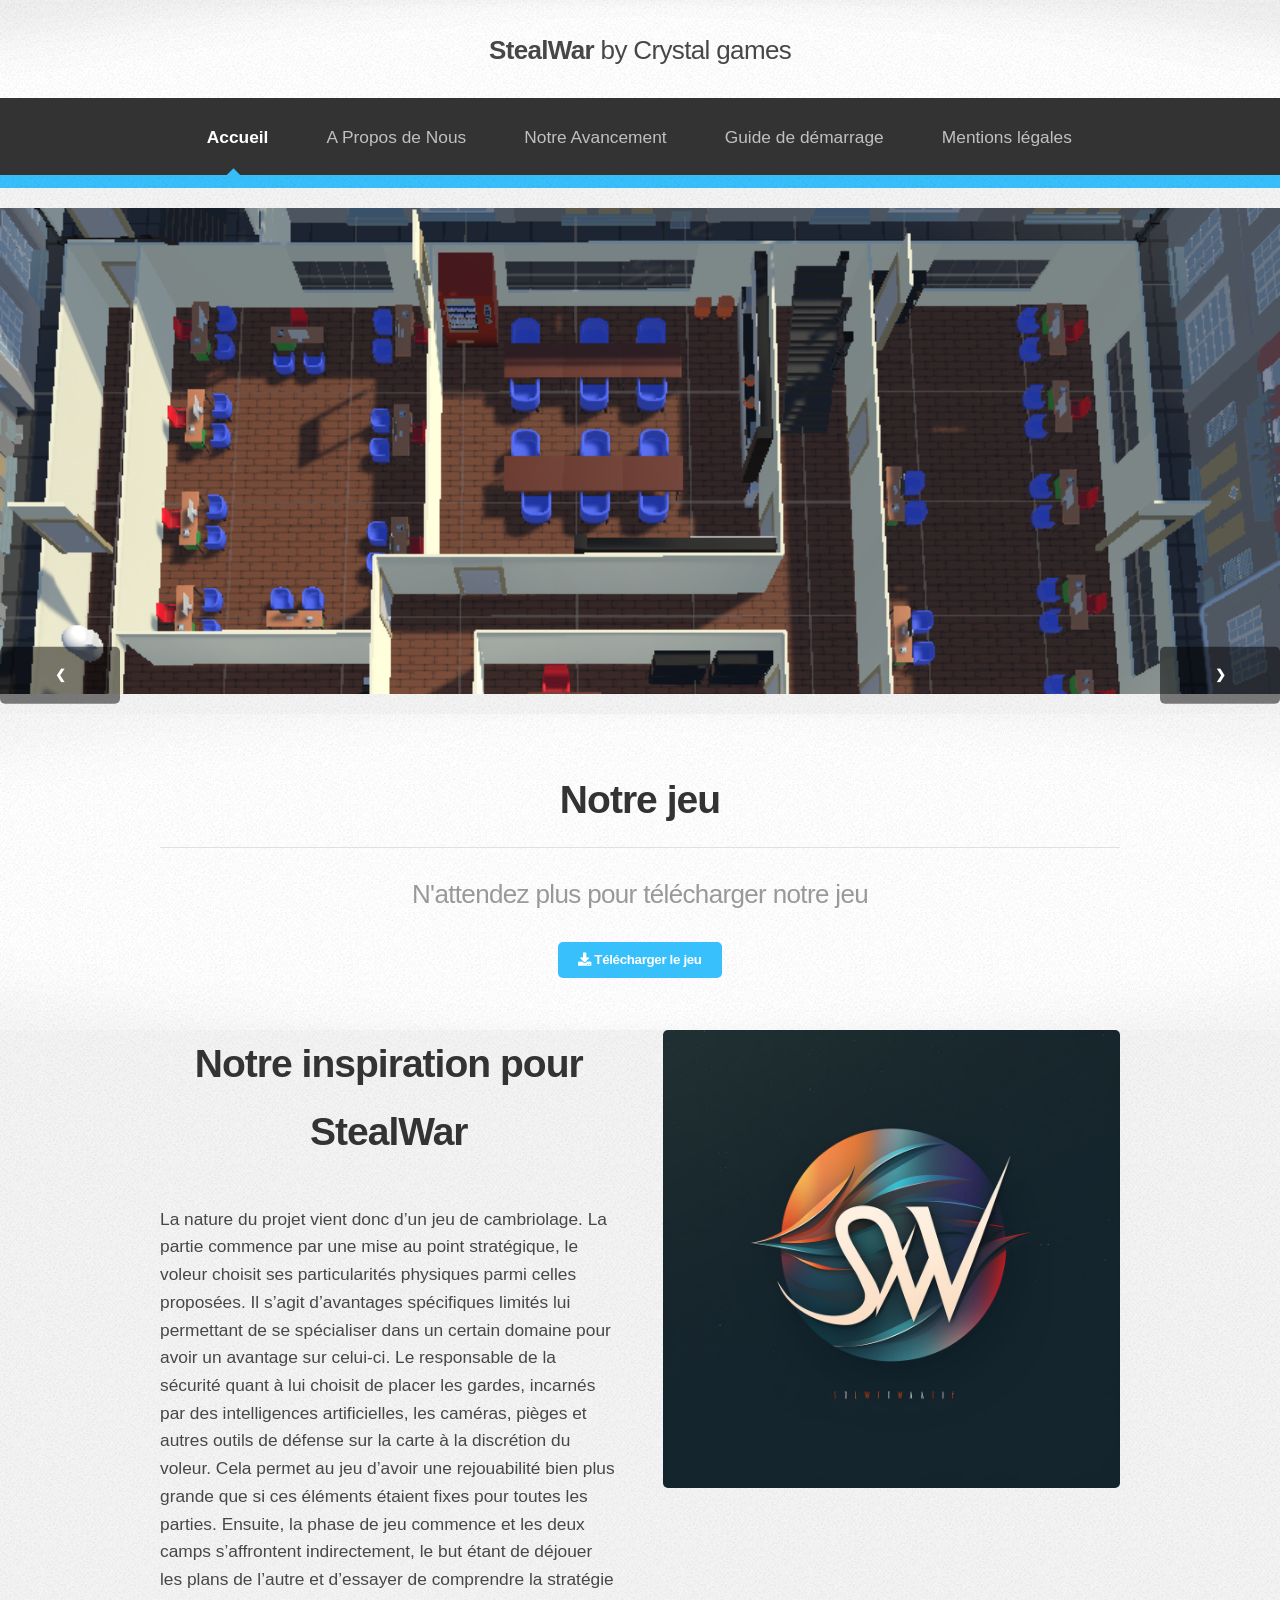
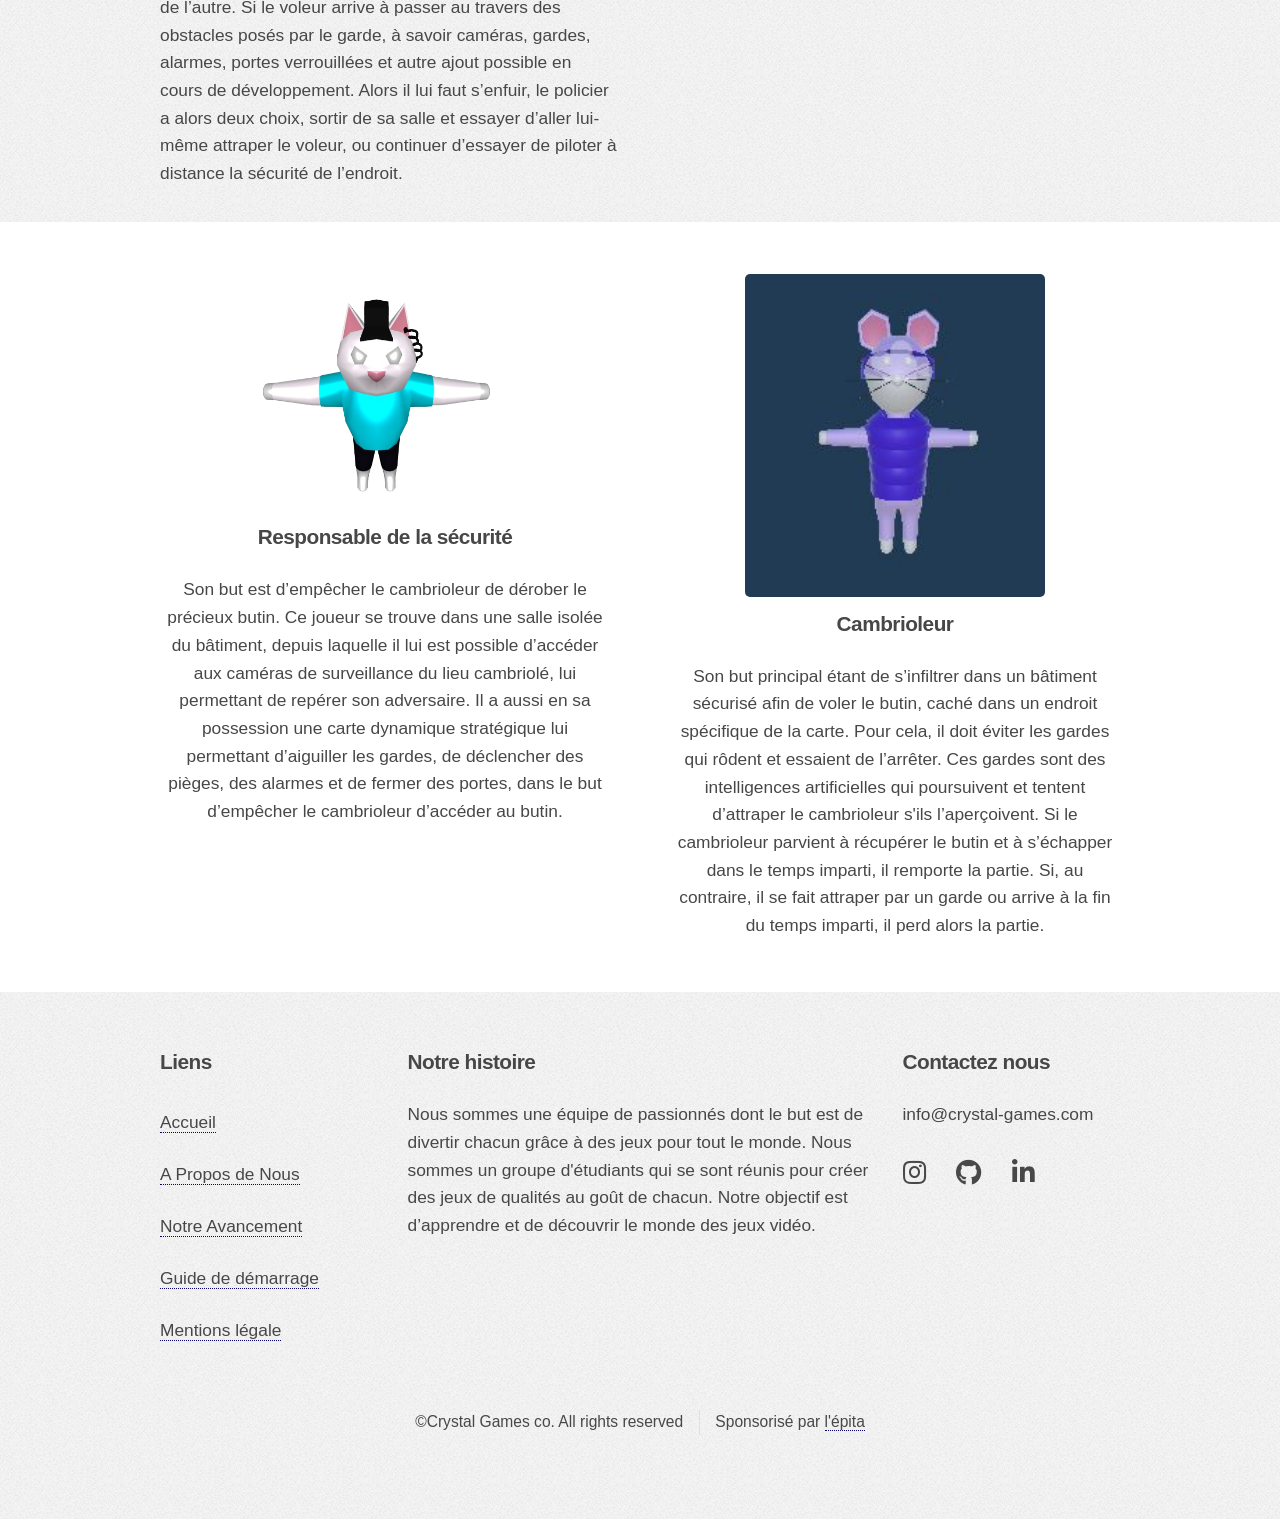
<file: Site Stealwar/index.html>
<!DOCTYPE HTML>

<html>
<head>
	<title>Crystal Games</title>
	<meta charset="utf-8" />
	<meta name="viewport" content="width=device-width, initial-scale=1, user-scalable=no" />
	<link rel="icon" type="images/logo.png" href=" images/logo.png">
	<link rel="stylesheet" href="assets/css/main.css" />
	<style>
		img {
			width: 300px; /* Définissez la largeur de l'image */
			height: auto; /* Laissez la hauteur automatique pour conserver les proportions */
		}
	</style>
</head>
<body class="is-preload">
<div id="page-wrapper">

	<!-- Header -->
	<div id="header">

		<!-- Logo -->
		<h1><a href="index.html" id="logo">StealWar <em> by Crystal games</em></a></h1>

		<!-- Nav -->
		<nav id="nav">
			<ul>
				<li class="current"><a href="index.html">Accueil</a></li>
				<li><a href="ProposDeNous.html">A Propos de Nous</a></li>
				<li><a href="Avancement.html">Notre Avancement</a></li>
				<li><a href="Reference.html">Guide de démarrage</a></li>
				<li><a href="no-sidebar.html">Mentions légales</a></li>
			</ul>
		</nav>

	</div>

	<!-- Banner-->

	<div class="carousel">
		<div class="carousel-inner">
			<img class="carousel-item" src="images/image4.png" alt="Image 1">
			<img class="carousel-item" src="images/image2.png" alt="Image 2">
			<img class="carousel-item" src="images/image1.png" alt="Image 3">
			<img class="carousel-item" src="images/image.png" alt="Image 4">
		</div>
		<button class="prev" onclick="prevSlide()">❮</button>
		<button class="next" onclick="nextSlide()">❯</button>
	</div>

	<script>
		let currentIndex = 0;

		function nextSlide() {
			const carousel = document.querySelector('.carousel-inner');
			const numSlides = carousel.children.length;
			currentIndex = (currentIndex + 1) % numSlides;
			carousel.style.transform = `translateX(${-currentIndex * 100}%)`;
		}

		function prevSlide() {
			const carousel = document.querySelector('.carousel-inner');
			const numSlides = carousel.children.length;
			currentIndex = (currentIndex - 1 + numSlides) % numSlides;
			carousel.style.transform = `translateX(${-currentIndex * 100}%)`;
		}
	</script>

	<!-- Gigantic Heading -->
	<section class="wrapper style2">
		<div class="container">
			<header class="major">
				<h2>Notre jeu</h2>
				<p>N'attendez plus pour télécharger notre jeu
				</p>
				<a href="https://www.mediafire.com/file/l9hzk15wtoblnmt/StealWarSetup.exe/file" download>  <!-- Ici faut mettre le chemin de notre fichier  -->
					<button type="button" title="Télécharger le jeu">
						<i class="fa fa-download"></i> Télécharger le jeu
					</button>
				</a>
			</header>
		</div>
	</section>
	<section id="one" class="main style1">
		<div class="container">
			<div class="row gtr-150">
				<div class="col-6 col-12-medium">
					<header class="major">
						<h2>Notre inspiration pour<br />
							StealWar</h2>
					</header>
					<p>La nature du projet vient donc d’un jeu de cambriolage. La partie commence par une mise au point stratégique, le voleur choisit ses particularités physiques parmi celles proposées. Il s’agit d’avantages spécifiques limités lui permettant de se spécialiser dans un certain domaine pour avoir un avantage sur celui-ci. Le responsable de la sécurité quant à lui choisit de placer les gardes, incarnés par des intelligences artificielles, les caméras, pièges et autres outils de défense sur la carte à la discrétion du voleur. Cela permet au jeu d’avoir une rejouabilité bien plus grande que si ces éléments étaient fixes pour toutes les parties. Ensuite, la phase de jeu commence et les deux camps s’affrontent indirectement, le but étant de déjouer les plans de l’autre et d’essayer de comprendre la stratégie de l’autre. Si le voleur arrive à passer au travers des obstacles posés par le garde, à savoir caméras, gardes, alarmes, portes verrouillées et autre ajout possible en cours de développement. Alors il lui faut s’enfuir, le policier a alors deux choix, sortir de sa salle et essayer d’aller lui-même attraper le voleur, ou continuer d’essayer de piloter à distance la sécurité de l’endroit.
					</p>
				</div>
				<div class="col-6 col-12-medium imp-medium">
					<span class="image fit"><img src="images/logo1.png" alt="" /></span>
				</div>
			</div>
		</div>
	</section>
	<!-- Highlights -->
	<section class="wrapper style1">
		<div class="container">
			<div class="row gtr-200">

				<section class="col-6 col-6-narrower">
					<div class="box highlight">
						<i><span class="image"><img src="images/cop.JPG" alt="" /></span></i>
						<h3>Responsable de la sécurité</h3>
						<p>Son but est d’empêcher le cambrioleur de dérober le précieux butin. Ce joueur se trouve dans une salle isolée du bâtiment, depuis laquelle il lui est possible d’accéder aux caméras de surveillance du lieu cambriolé, lui permettant de repérer son adversaire. Il a aussi en sa possession une carte dynamique stratégique lui permettant d’aiguiller les gardes, de déclencher des pièges, des alarmes et de fermer des portes, dans le but d’empêcher le cambrioleur d’accéder au butin.</p>
					</div>
				</section>
				<section class="col-6 col-6-narrower">
					<div class="box highlight">
						<i><span class="image"><img src="images/robber.jpg" alt="" /></span></i>
						<h3>Cambrioleur</h3>
						<p>Son but principal étant de s’infiltrer dans un bâtiment sécurisé afin de voler le butin, caché dans un endroit spécifique de la carte. Pour cela, il doit éviter les gardes qui rôdent et essaient de l’arrêter. Ces gardes sont des intelligences artificielles qui poursuivent et tentent d’attraper le cambrioleur s'ils l’aperçoivent. Si le cambrioleur parvient à récupérer le butin et à s’échapper dans le temps imparti, il remporte la partie. Si, au contraire, il se fait attraper par un garde ou arrive à la fin du temps imparti, il perd alors la partie.</p>
					</div>
				</section>
			</div>
		</div>
	</section>


	<!-- Footer -->
	<div id="footer">
		<div class="container">
			<div class="row">
				<section class="col-3 col-6-narrower col-12-mobilep">
					<h3>Liens</h3>
					<ul class="links">
						<li class="current"><a href="index.html">Accueil</a></li>
						<li><a href="ProposDeNous.html">A Propos de Nous</a></li>
						<li><a href="Avancement.html">Notre Avancement</a></li>
						<li><a href="Reference.html">Guide de démarrage</a></li>
						<li><a href="no-sidebar.html">Mentions légale</a></li>
					</ul>
				</section>
				<section class="col-6 col-12-narrower">
					<h3>Notre histoire</h3>
					<div>
						Nous sommes une équipe de passionnés dont le but est de divertir chacun grâce à des jeux pour tout le monde. Nous sommes un groupe d'étudiants qui se sont réunis pour créer des jeux de qualités au goût de chacun. Notre objectif est d’apprendre et de découvrir le monde des jeux vidéo.
					</div>
				</section>
				<section class="col-3 col-6-narrower col-12-mobilep">
					<h3>Contactez nous</h3>
					<div>
						<p2>info@crystal-games.com</p2>
					</div>
					<!-- Icons -->
					<div>
						<ul class="icons">
							<li><a href="#" class="icon brands fa-instagram"><span class="label">Instagram</span></a></li>
							<li><a href="#" class="icon brands fa-github"><span class="label">GitHub</span></a></li>
							<li><a href="#" class="icon brands fa-linkedin-in"><span class="label">LinkedIn</span></a></li>
						</ul>
					</div>
				</section>
			</div>
		</div>



		<!-- Copyright -->
		<div class="copyright">
			<ul class="menu">
				<li>&copy;Crystal Games co. All rights reserved</li><li>Sponsorisé par <a href="https://www.epita.fr/">l'épita</a></li>
			</ul>
		</div>

	</div>

</div>

<!-- Scripts -->
<script src="assets/js/jquery.min.js"></script>
<script src="assets/js/jquery.dropotron.min.js"></script>
<script src="assets/js/browser.min.js"></script>
<script src="assets/js/breakpoints.min.js"></script>
<script src="assets/js/util.js"></script>
<script src="assets/js/main.js"></script>

</body>
</html>
</file>
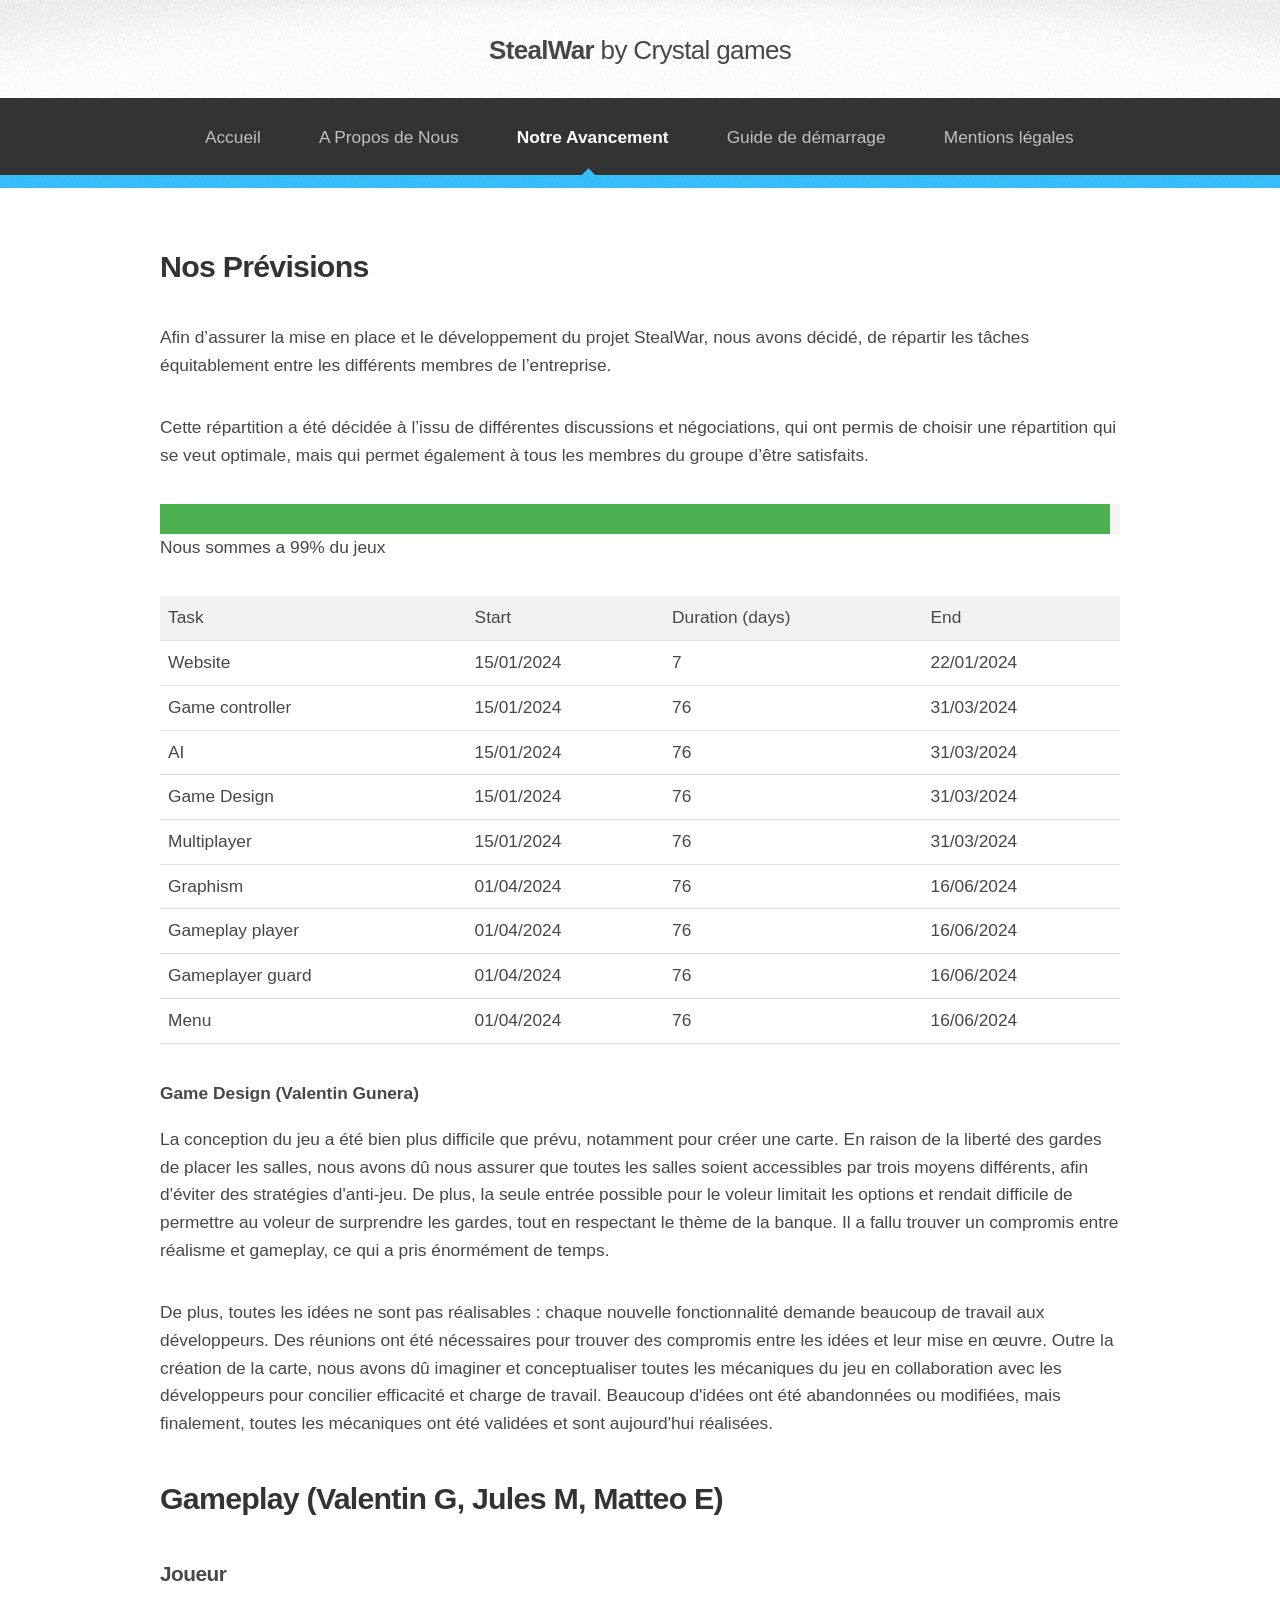
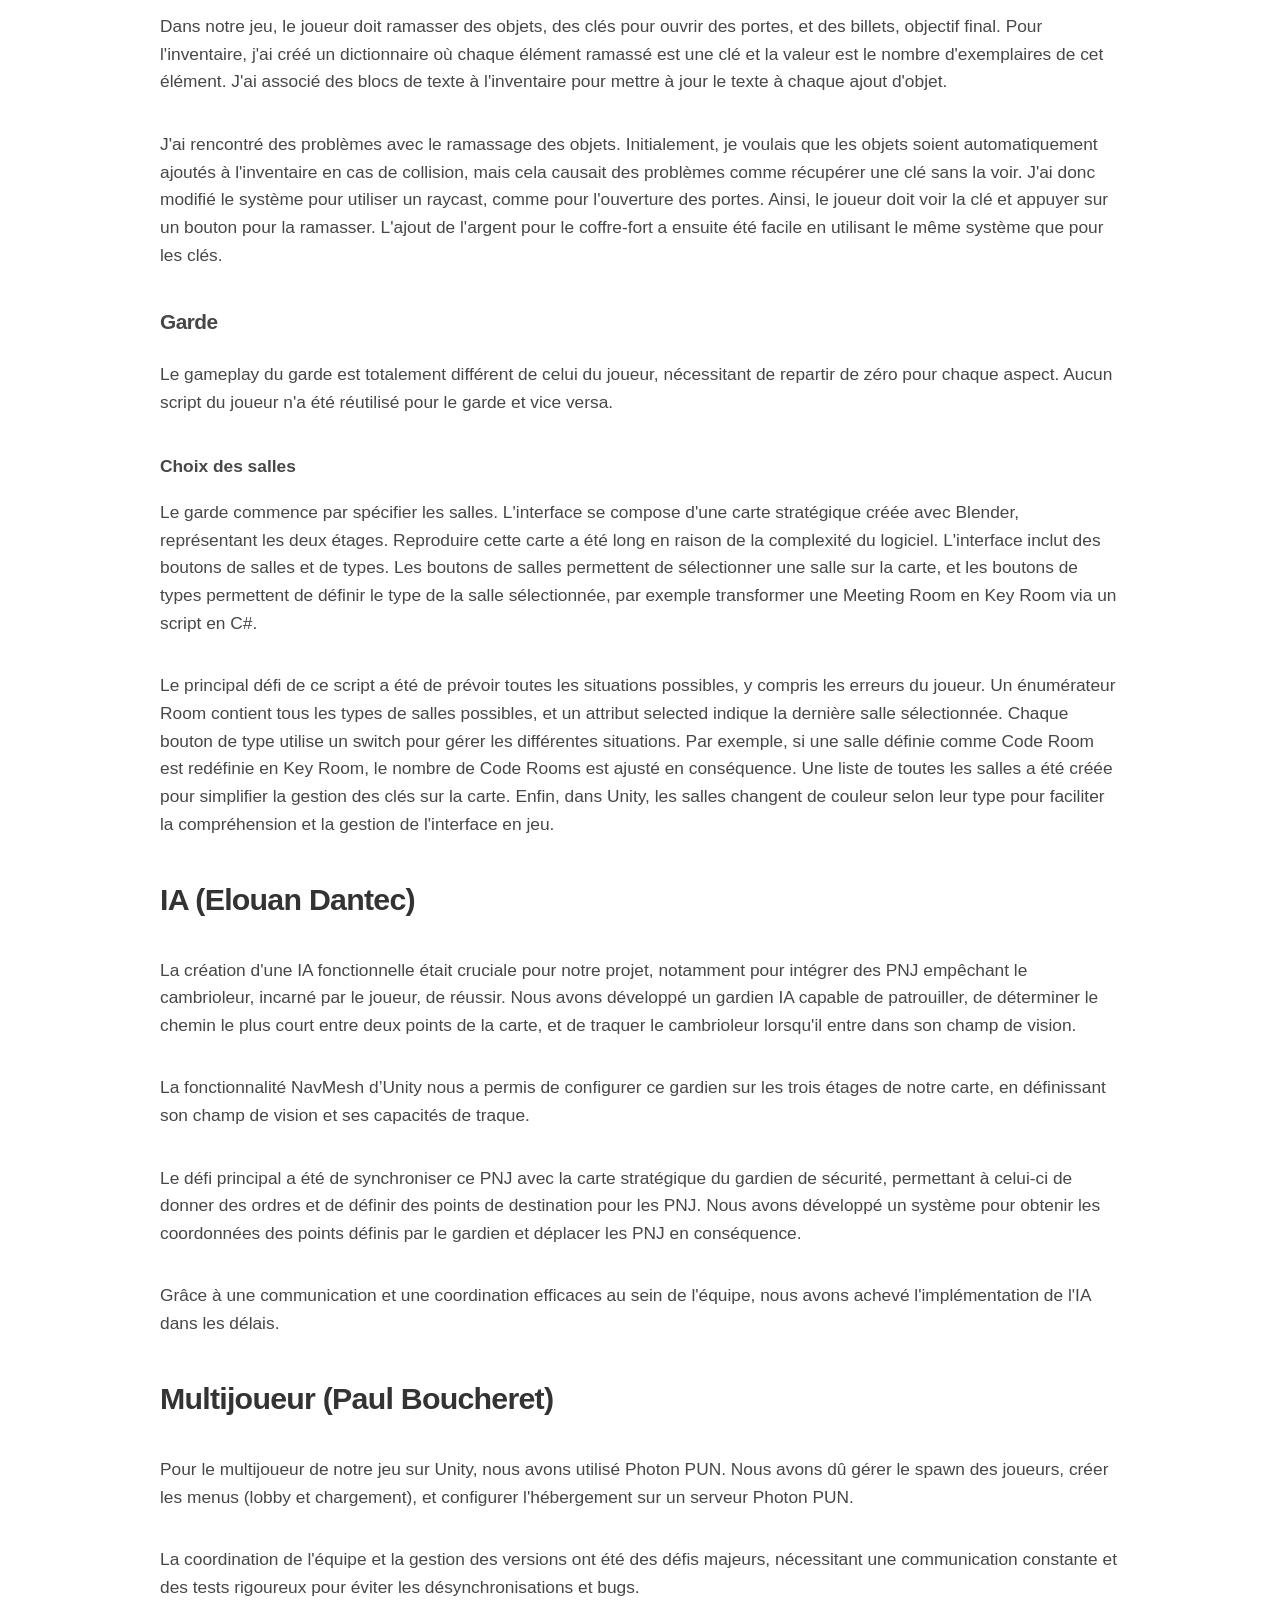
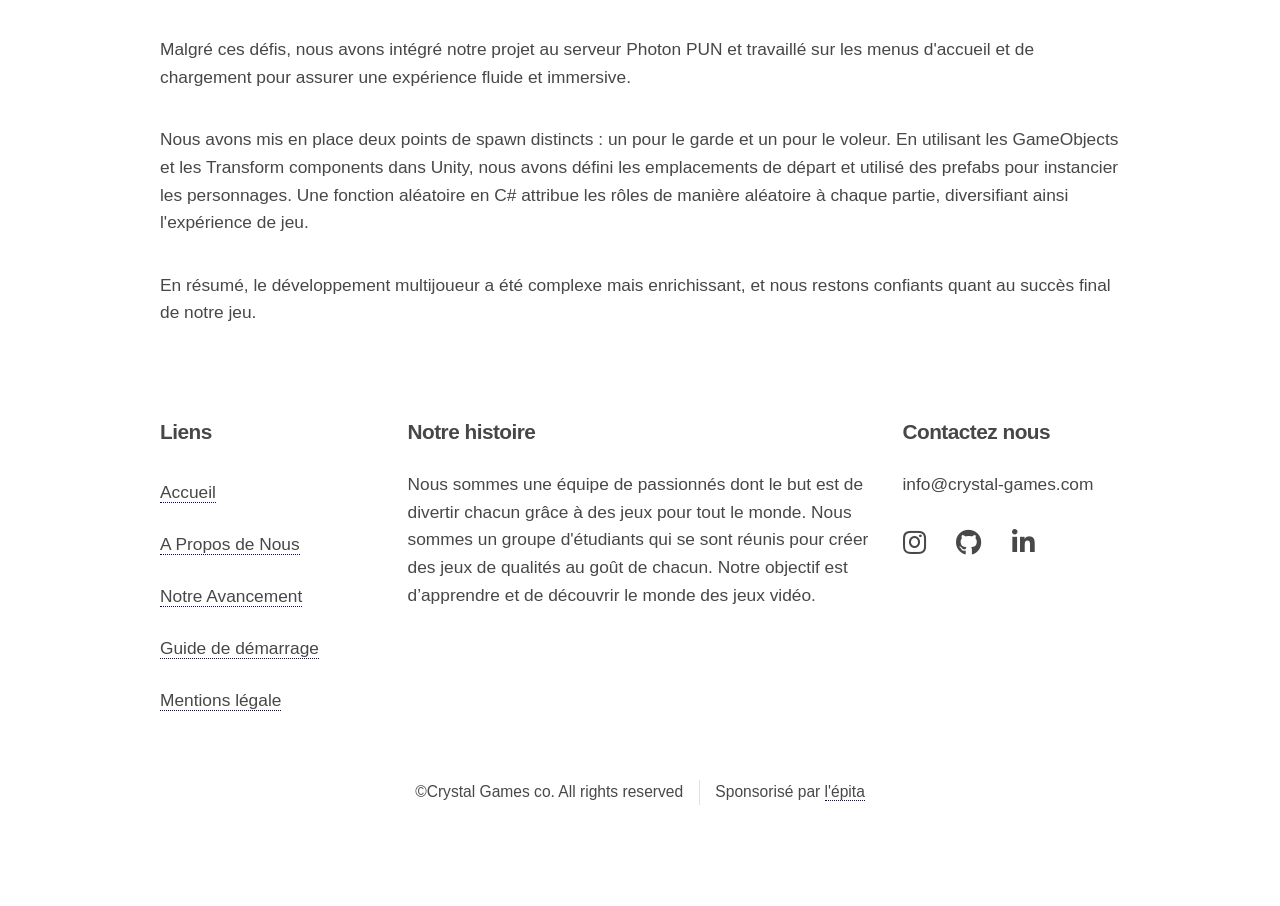
<file: Site Stealwar/Avancement.html>
<!DOCTYPE HTML>
<html>
<head>
    <title>Notre Avancement</title>
    <meta charset="utf-8" />
    <meta name="viewport" content="width=device-width, initial-scale=1, user-scalable=no" />
    <link rel="stylesheet" href="assets/css/main.css" />
    <link rel="icon" type="images/logo.png" href=" images/logo.png">
</head>
<body class="is-preload">
<div id="page-wrapper">

    <!-- Header -->
    <div id="header">

        <!-- Logo -->
        <h1><a href="index.html" id="logo">StealWar <em> by Crystal games</em></a></h1>

        <!-- Nav -->
        <nav id="nav">
            <ul>
                <li><a href="index.html">Accueil</a></li>
                <li><a href="ProposDeNous.html">A Propos de Nous</a></li>
                <li class="current"><a href="Avancement.html">Notre Avancement</a></li>
                <li><a href="Reference.html">Guide de démarrage</a></li>
                <li><a href="no-sidebar.html">Mentions légales</a></li>
            </ul>
        </nav>

    </div>

    <!-- Main -->
    <section class="wrapper style1">
        <div class="container">
            <div class="col-6 col-6-narrower">
                <div id="content">



                        <header>
                            <h2>Nos Prévisions</h2>
                        </header>

                        <p>Afin d’assurer la mise en place et le développement du projet StealWar, nous avons décidé, de répartir les tâches équitablement entre les différents membres de l’entreprise.</P>

                        <p>Cette répartition a été décidée à l’issu de différentes discussions et négociations, qui ont permis de choisir une répartition qui se veut optimale, mais qui permet également à tous les membres du groupe d’être satisfaits. </p>



                </div>
            </div>
            <div class="col-6 col-6-narrower">

            </div>

            <div class="progress-container">
                <div class="progress-bar"></div>
            </div><p>Nous sommes a 99% du jeux </p>
            <section> <div id="titleBar"></div>
                <article>
                    <header>
                        <h2></h2>
                    </header>

                </article>
            <table>
                <thead>
                <tr>
                    <th>Task</th>
                    <th>Start</th>
                    <th>Duration (days)</th>
                    <th>End</th>
                </tr>
                </thead>
                <tbody>
                <tr>
                    <td>Website</td>
                    <td>15/01/2024</td>
                    <td>7</td>
                    <td>22/01/2024</td>
                </tr>
                <tr>
                    <td>Game controller</td>
                    <td>15/01/2024</td>
                    <td>76</td>
                    <td>31/03/2024</td>
                </tr>
                <tr>
                    <td>AI</td>
                    <td>15/01/2024</td>
                    <td>76</td>
                    <td>31/03/2024</td>
                </tr>
                <tr>
                    <td>Game Design</td>
                    <td>15/01/2024</td>
                    <td>76</td>
                    <td>31/03/2024</td>
                </tr>
                <tr>
                    <td>Multiplayer</td>
                    <td>15/01/2024</td>
                    <td>76</td>
                    <td>31/03/2024</td>
                </tr>
                <tr>
                    <td>Graphism</td>
                    <td>01/04/2024</td>
                    <td>76</td>
                    <td>16/06/2024</td>
                </tr>
                <tr>
                    <td>Gameplay player</td>
                    <td>01/04/2024</td>
                    <td>76</td>
                    <td>16/06/2024</td>
                </tr>
                <tr>
                    <td>Gameplayer guard</td>
                    <td>01/04/2024</td>
                    <td>76</td>
                    <td>16/06/2024</td>
                </tr>
                <tr>
                    <td>Menu</td>
                    <td>01/04/2024</td>
                    <td>76</td>
                    <td>16/06/2024</td>
                </tr>

                <!-- Ajoutez les autres lignes ici -->
                </tbody>
            </table>
                <article>
                    <section>
                        <h1>Game Design (Valentin Gunera)</h1>
                        <p>La conception du jeu a été bien plus difficile que prévu, notamment pour créer une carte. En raison de la liberté des gardes de placer les salles, nous avons dû nous assurer que toutes les salles soient accessibles par trois moyens différents, afin d'éviter des stratégies d'anti-jeu. De plus, la seule entrée possible pour le voleur limitait les options et rendait difficile de permettre au voleur de surprendre les gardes, tout en respectant le thème de la banque. Il a fallu trouver un compromis entre réalisme et gameplay, ce qui a pris énormément de temps.</p>
                        <p>De plus, toutes les idées ne sont pas réalisables : chaque nouvelle fonctionnalité demande beaucoup de travail aux développeurs. Des réunions ont été nécessaires pour trouver des compromis entre les idées et leur mise en œuvre. Outre la création de la carte, nous avons dû imaginer et conceptualiser toutes les mécaniques du jeu en collaboration avec les développeurs pour concilier efficacité et charge de travail. Beaucoup d'idées ont été abandonnées ou modifiées, mais finalement, toutes les mécaniques ont été validées et sont aujourd'hui réalisées.</p>

                        <h2>Gameplay (Valentin G, Jules M, Matteo E)</h2>
                        <h3>Joueur</h3>
                        <p>Dans notre jeu, le joueur doit ramasser des objets, des clés pour ouvrir des portes, et des billets, objectif final. Pour l'inventaire, j'ai créé un dictionnaire où chaque élément ramassé est une clé et la valeur est le nombre d'exemplaires de cet élément. J'ai associé des blocs de texte à l'inventaire pour mettre à jour le texte à chaque ajout d'objet.</p>
                        <p>J'ai rencontré des problèmes avec le ramassage des objets. Initialement, je voulais que les objets soient automatiquement ajoutés à l'inventaire en cas de collision, mais cela causait des problèmes comme récupérer une clé sans la voir. J'ai donc modifié le système pour utiliser un raycast, comme pour l'ouverture des portes. Ainsi, le joueur doit voir la clé et appuyer sur un bouton pour la ramasser. L'ajout de l'argent pour le coffre-fort a ensuite été facile en utilisant le même système que pour les clés.</p>

                        <h3>Garde</h3>
                        <p>Le gameplay du garde est totalement différent de celui du joueur, nécessitant de repartir de zéro pour chaque aspect. Aucun script du joueur n'a été réutilisé pour le garde et vice versa.</p>

                        <h4>Choix des salles</h4>
                        <p>Le garde commence par spécifier les salles. L'interface se compose d'une carte stratégique créée avec Blender, représentant les deux étages. Reproduire cette carte a été long en raison de la complexité du logiciel. L'interface inclut des boutons de salles et de types. Les boutons de salles permettent de sélectionner une salle sur la carte, et les boutons de types permettent de définir le type de la salle sélectionnée, par exemple transformer une Meeting Room en Key Room via un script en C#.</p>
                        <p>Le principal défi de ce script a été de prévoir toutes les situations possibles, y compris les erreurs du joueur. Un énumérateur Room contient tous les types de salles possibles, et un attribut selected indique la dernière salle sélectionnée. Chaque bouton de type utilise un switch pour gérer les différentes situations. Par exemple, si une salle définie comme Code Room est redéfinie en Key Room, le nombre de Code Rooms est ajusté en conséquence. Une liste de toutes les salles a été créée pour simplifier la gestion des clés sur la carte. Enfin, dans Unity, les salles changent de couleur selon leur type pour faciliter la compréhension et la gestion de l'interface en jeu.</p>

                        <h2>IA (Elouan Dantec)</h2>
                        <p>La création d'une IA fonctionnelle était cruciale pour notre projet, notamment pour intégrer des PNJ empêchant le cambrioleur, incarné par le joueur, de réussir. Nous avons développé un gardien IA capable de patrouiller, de déterminer le chemin le plus court entre deux points de la carte, et de traquer le cambrioleur lorsqu'il entre dans son champ de vision.</p>
                        <p>La fonctionnalité NavMesh d’Unity nous a permis de configurer ce gardien sur les trois étages de notre carte, en définissant son champ de vision et ses capacités de traque.</p>
                        <p>Le défi principal a été de synchroniser ce PNJ avec la carte stratégique du gardien de sécurité, permettant à celui-ci de donner des ordres et de définir des points de destination pour les PNJ. Nous avons développé un système pour obtenir les coordonnées des points définis par le gardien et déplacer les PNJ en conséquence.</p>
                        <p>Grâce à une communication et une coordination efficaces au sein de l'équipe, nous avons achevé l'implémentation de l'IA dans les délais.</p>

                        <h2>Multijoueur (Paul Boucheret)</h2>
                        <p>Pour le multijoueur de notre jeu sur Unity, nous avons utilisé Photon PUN. Nous avons dû gérer le spawn des joueurs, créer les menus (lobby et chargement), et configurer l'hébergement sur un serveur Photon PUN.</p>
                        <p>La coordination de l'équipe et la gestion des versions ont été des défis majeurs, nécessitant une communication constante et des tests rigoureux pour éviter les désynchronisations et bugs.</p>
                        <p>Malgré ces défis, nous avons intégré notre projet au serveur Photon PUN et travaillé sur les menus d'accueil et de chargement pour assurer une expérience fluide et immersive.</p>
                        <p>Nous avons mis en place deux points de spawn distincts : un pour le garde et un pour le voleur. En utilisant les GameObjects et les Transform components dans Unity, nous avons défini les emplacements de départ et utilisé des prefabs pour instancier les personnages. Une fonction aléatoire en C# attribue les rôles de manière aléatoire à chaque partie, diversifiant ainsi l'expérience de jeu.</p>
                        <p>En résumé, le développement multijoueur a été complexe mais enrichissant, et nous restons confiants quant au succès final de notre jeu.</p>
                    </section>
                </article>
    </section>


                <!-- Footer -->
            <div id="footer">
                <div class="container">
                    <div class="row">
                        <section class="col-3 col-6-narrower col-12-mobilep">
                            <h3>Liens</h3>
                            <ul class="links">
                                <li><a href="index.html">Accueil</a></li>
                                <li><a href="ProposDeNous.html">A Propos de Nous</a></li>
                                <li class="current"><a href="Avancement.html">Notre Avancement</a></li>
                                <li><a href="Reference.html">Guide de démarrage</a></li>
                                <li><a href="no-sidebar.html">Mentions légale</a></li>
                            </ul>
                        </section>
                        <section class="col-6 col-12-narrower">
                            <h3>Notre histoire</h3>
                            <div>
                                Nous sommes une équipe de passionnés dont le but est de divertir chacun grâce à des jeux pour tout le monde. Nous sommes un groupe d'étudiants qui se sont réunis pour créer des jeux de qualités au goût de chacun. Notre objectif est d’apprendre et de découvrir le monde des jeux vidéo.
                            </div>
                        </section>
                        <section class="col-3 col-6-narrower col-12-mobilep">

                            <h3>Contactez nous</h3>
                            <div>
                                <p2>info@crystal-games.com</p2>
                            </div>
                            <!-- Icons -->
                            <div>
                                <ul class="icons">
                                    <li><a href="#" class="icon brands fa-instagram"><span class="label">Instagram</span></a></li>
                                    <li><a href="#" class="icon brands fa-github"><span class="label">GitHub</span></a></li>
                                    <li><a href="#" class="icon brands fa-linkedin-in"><span class="label">LinkedIn</span></a></li>
                                </ul>
                            </div>
                        </section>
                    </div>
                </div>



                <!-- Copyright -->
                <div class="copyright">
                    <ul class="menu">
                        <li>&copy;Crystal Games co. All rights reserved</li><li>Sponsorisé par <a href="https://www.epita.fr/">l'épita</a></li>
                    </ul>
                </div>

            </div>
                    <!-- Scripts -->
                    <script src="assets/js/jquery.min.js"></script>
                    <script src="assets/js/jquery.dropotron.min.js"></script>
                    <script src="assets/js/browser.min.js"></script>
                    <script src="assets/js/breakpoints.min.js"></script>
                    <script src="assets/js/util.js"></script>
                    <script src="assets/js/main.js"></script>
                </div>
    </section>
        </div>

</body>

</html>
</file>
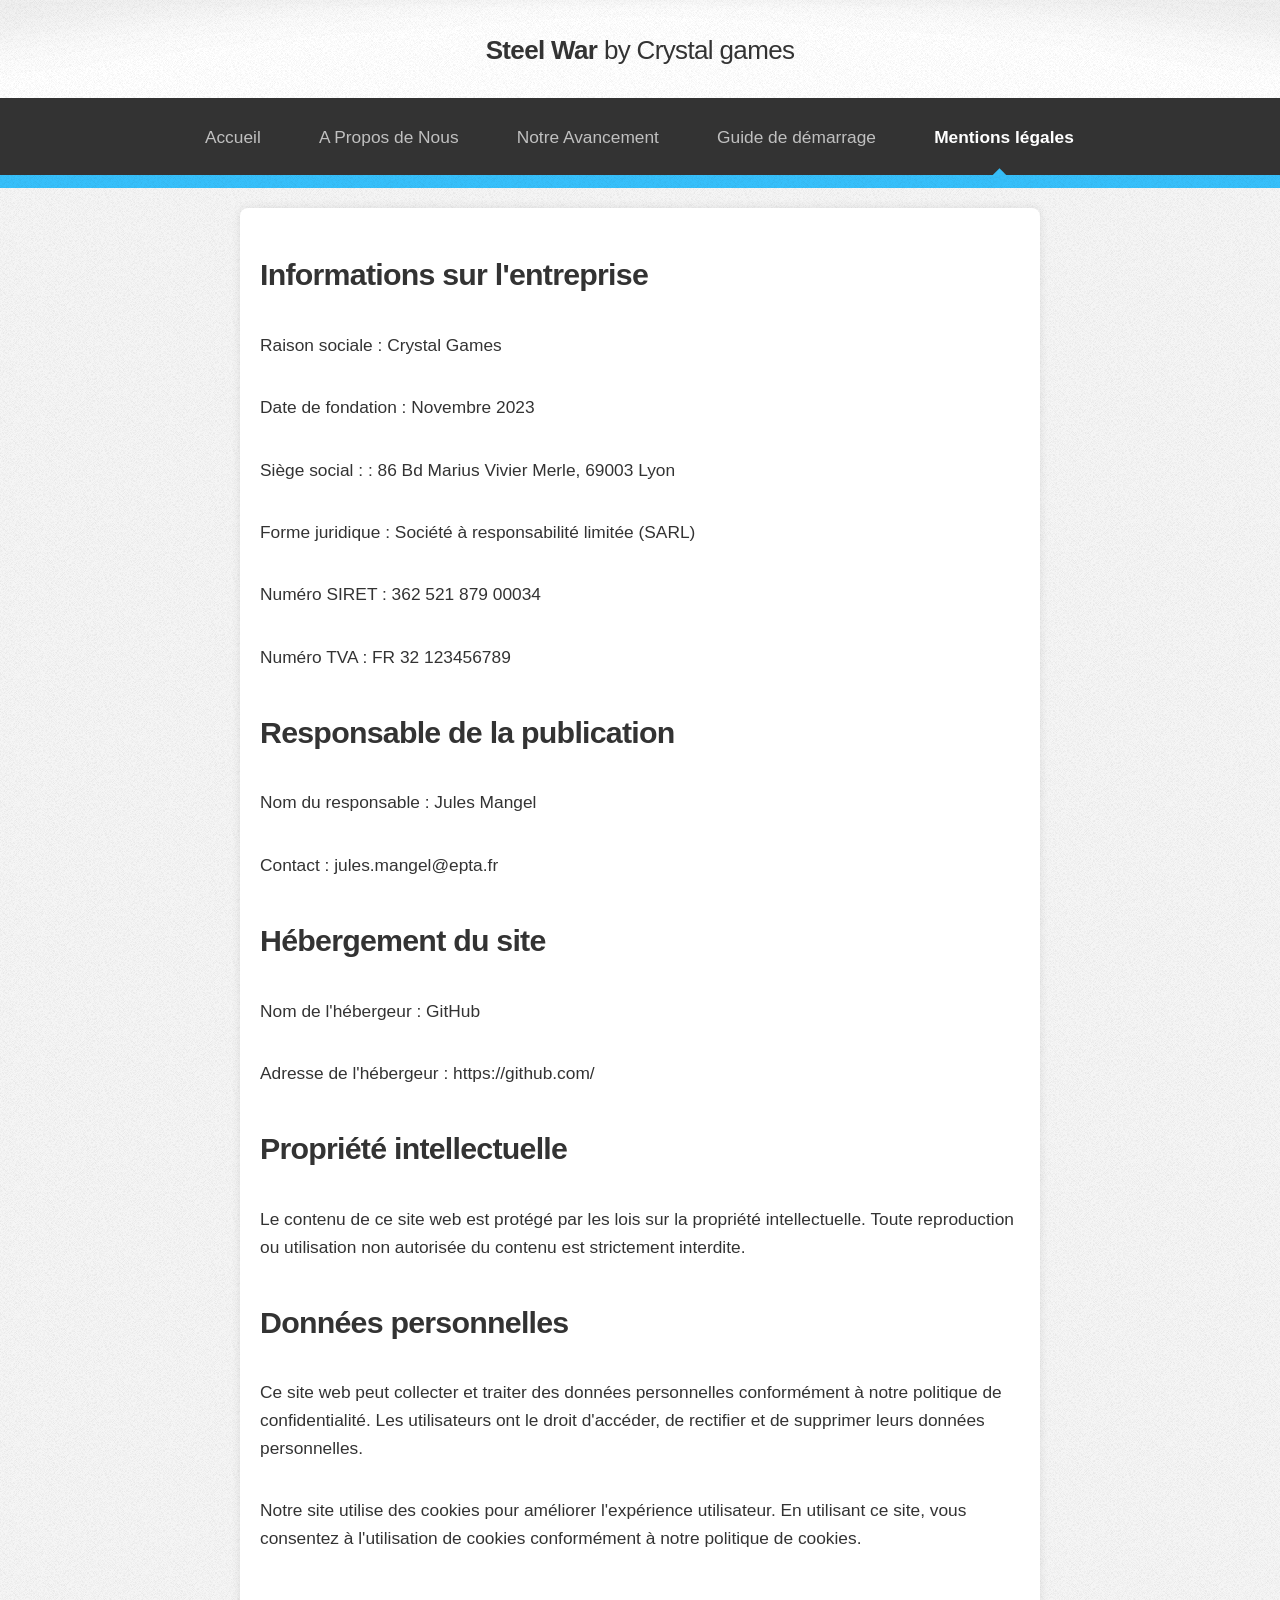
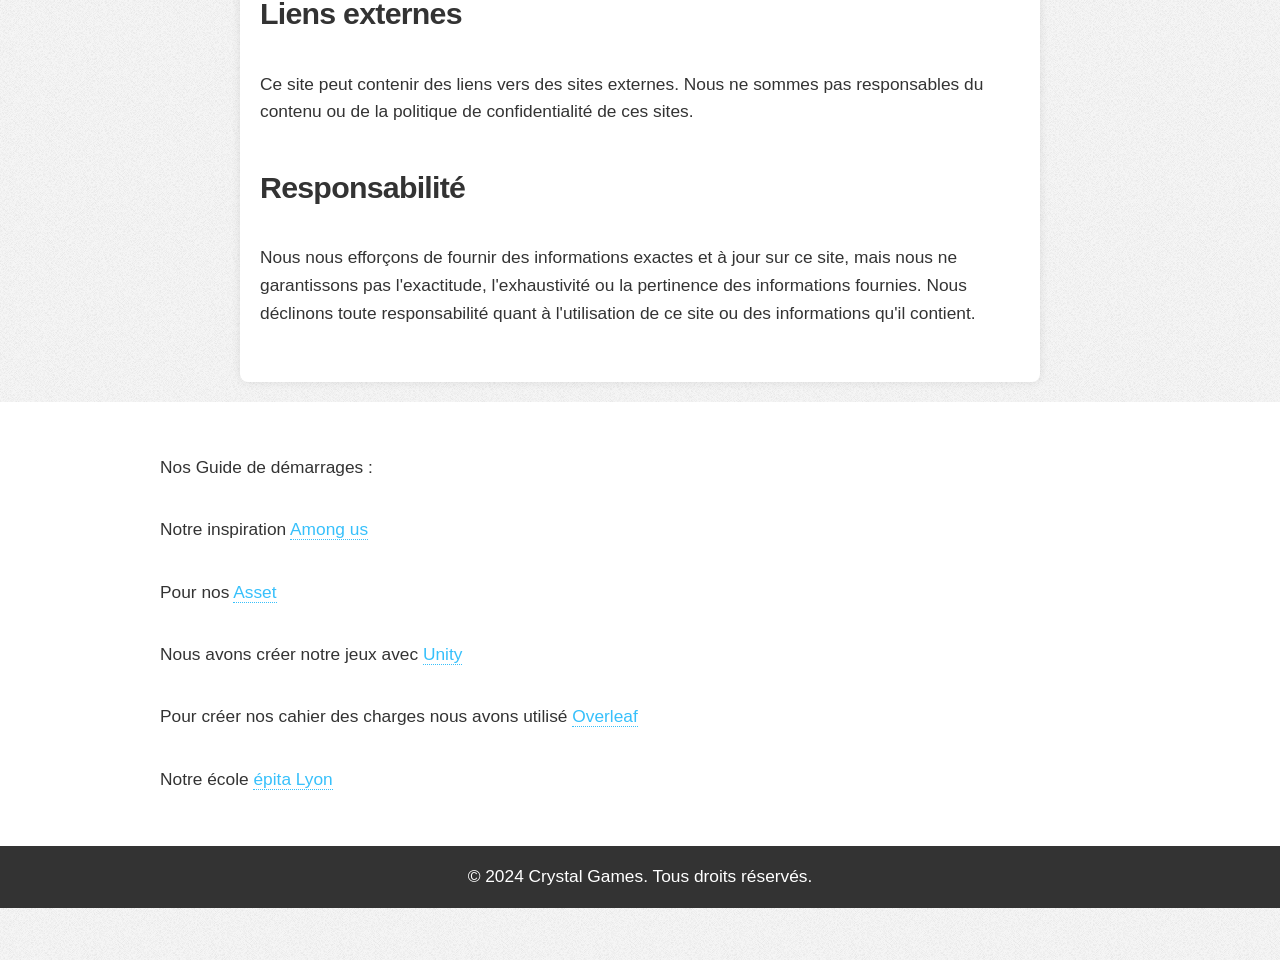
<file: Site Stealwar/no-sidebar.html>
<!DOCTYPE HTML>


<html>
	<head><meta charset="UTF-8">
		<meta name="viewport" content="width=device-width, initial-scale=1.0">
		<title>Mentions Légales - Crystal Games</title>
		<link rel="icon" type="images/logo.png" href=" images/logo.png">
		<link rel="stylesheet" href="assets/css/main.css" />
		<style>
			body {
				font-family: Arial, sans-serif;
				margin: 0;
				padding: 0;
				background-color: #f5f5f5;
				color: #333;
			}

			main {
				max-width: 800px;
				margin: 20px auto;
				padding: 20px;
				background-color: #fff;
				border-radius: 8px;
				box-shadow: 0 0 10px rgba(0, 0, 0, 0.1);
			}

			footer {
				text-align: center;
				padding: 1em;
				background-color: #333;
				color: #fff;
			}

			h1 {
				margin-top: 0;
			}

			h2 {
				margin-top: 20px;
			}

			p {
				line-height: 1.6;
			}

			ul {
				margin: 0;
				padding: 0;
				list-style-type: none;
			}

			ul li {
				margin-bottom: 5px;
			}
		</style>
	</head>
	<body>

	<div id="header">

		<!-- Logo -->
		<h1><a href="index.html" id="logo">Steel War <em> by Crystal games</em></a></h1>

		<!-- Nav -->
		<nav id="nav">
			<ul>
				<li><a href="index.html">Accueil</a></li>
				<li><a href="ProposDeNous.html">A Propos de Nous</a></li>
				<li><a href="Avancement.html">Notre Avancement</a></li>
				<li><a href="Reference.html">Guide de démarrage</a></li>
				<li class="current"><a href="no-sidebar.html">Mentions légales</a></li>
			</ul>
		</nav>

	</div>

	<main>
		<h2>Informations sur l'entreprise</h2>
		<p>Raison sociale : Crystal Games</p>
		<p>Date de fondation : Novembre 2023</p>
		<p>Siège social : : 86 Bd Marius Vivier Merle, 69003 Lyon</p>
		<p>Forme juridique : Société à responsabilité limitée (SARL)</p>
		<p>Numéro SIRET : 362 521 879 00034</p>
		<p>Numéro TVA : FR 32 123456789</p>

		<h2>Responsable de la publication</h2>
		<p>Nom du responsable : Jules Mangel</p>
		<p>Contact : jules.mangel@epta.fr</p>

		<h2>Hébergement du site</h2>
		<p>Nom de l'hébergeur : GitHub</p>
		<p>Adresse de l'hébergeur : https://github.com/</p>

		<h2>Propriété intellectuelle</h2>
		<p>Le contenu de ce site web est protégé par les lois sur la propriété intellectuelle. Toute reproduction ou utilisation non autorisée du contenu est strictement interdite.</p>

		<h2>Données personnelles</h2>
		<p>Ce site web peut collecter et traiter des données personnelles conformément à notre politique de confidentialité. Les utilisateurs ont le droit d'accéder, de rectifier et de supprimer leurs données personnelles.</p>
		<p>Notre site utilise des cookies pour améliorer l'expérience utilisateur. En utilisant ce site, vous consentez à l'utilisation de cookies conformément à notre politique de cookies.</p>

		<h2>Liens externes</h2>
		<p>Ce site peut contenir des liens vers des sites externes. Nous ne sommes pas responsables du contenu ou de la politique de confidentialité de ces sites.</p>

		<h2>Responsabilité</h2>
		<p>Nous nous efforçons de fournir des informations exactes et à jour sur ce site, mais nous ne garantissons pas l'exactitude, l'exhaustivité ou la pertinence des informations fournies. Nous déclinons toute responsabilité quant à l'utilisation de ce site ou des informations qu'il contient.</p>
	</main>
	<section class="wrapper style1">
		<div class="container">
			<div class="row gtr-200">
				<div>
					<p>Nos Guide de démarrages :</p>
					<div id="content">

						<!-- Content -->
						<p> Notre inspiration <a href="https://amongusplay.online/">Among us</a></p>
						<p> Pour nos <a href="https://assetstore.unity.com/">Asset </a></p>
						<p> Nous avons créer notre jeux avec <a href="https://unity.com/fr">Unity</a></p>
						<p> Pour créer nos cahier des charges nous avons utilisé <a href="https://fr.overleaf.com/">Overleaf</a></p>
						<p> Notre école <a href="https://www.epita.fr">épita Lyon</a></p>


					</div>
				</div>
			</div>
		</div>
	</section>

	<footer>
		<p>&copy; 2024 Crystal Games. Tous droits réservés.</p>
	</footer>


		<!-- Scripts -->
			<script src="assets/js/jquery.min.js"></script>
			<script src="assets/js/jquery.dropotron.min.js"></script>
			<script src="assets/js/browser.min.js"></script>
			<script src="assets/js/breakpoints.min.js"></script>
			<script src="assets/js/util.js"></script>
			<script src="assets/js/main.js"></script>

	</body>
</html>
</file>
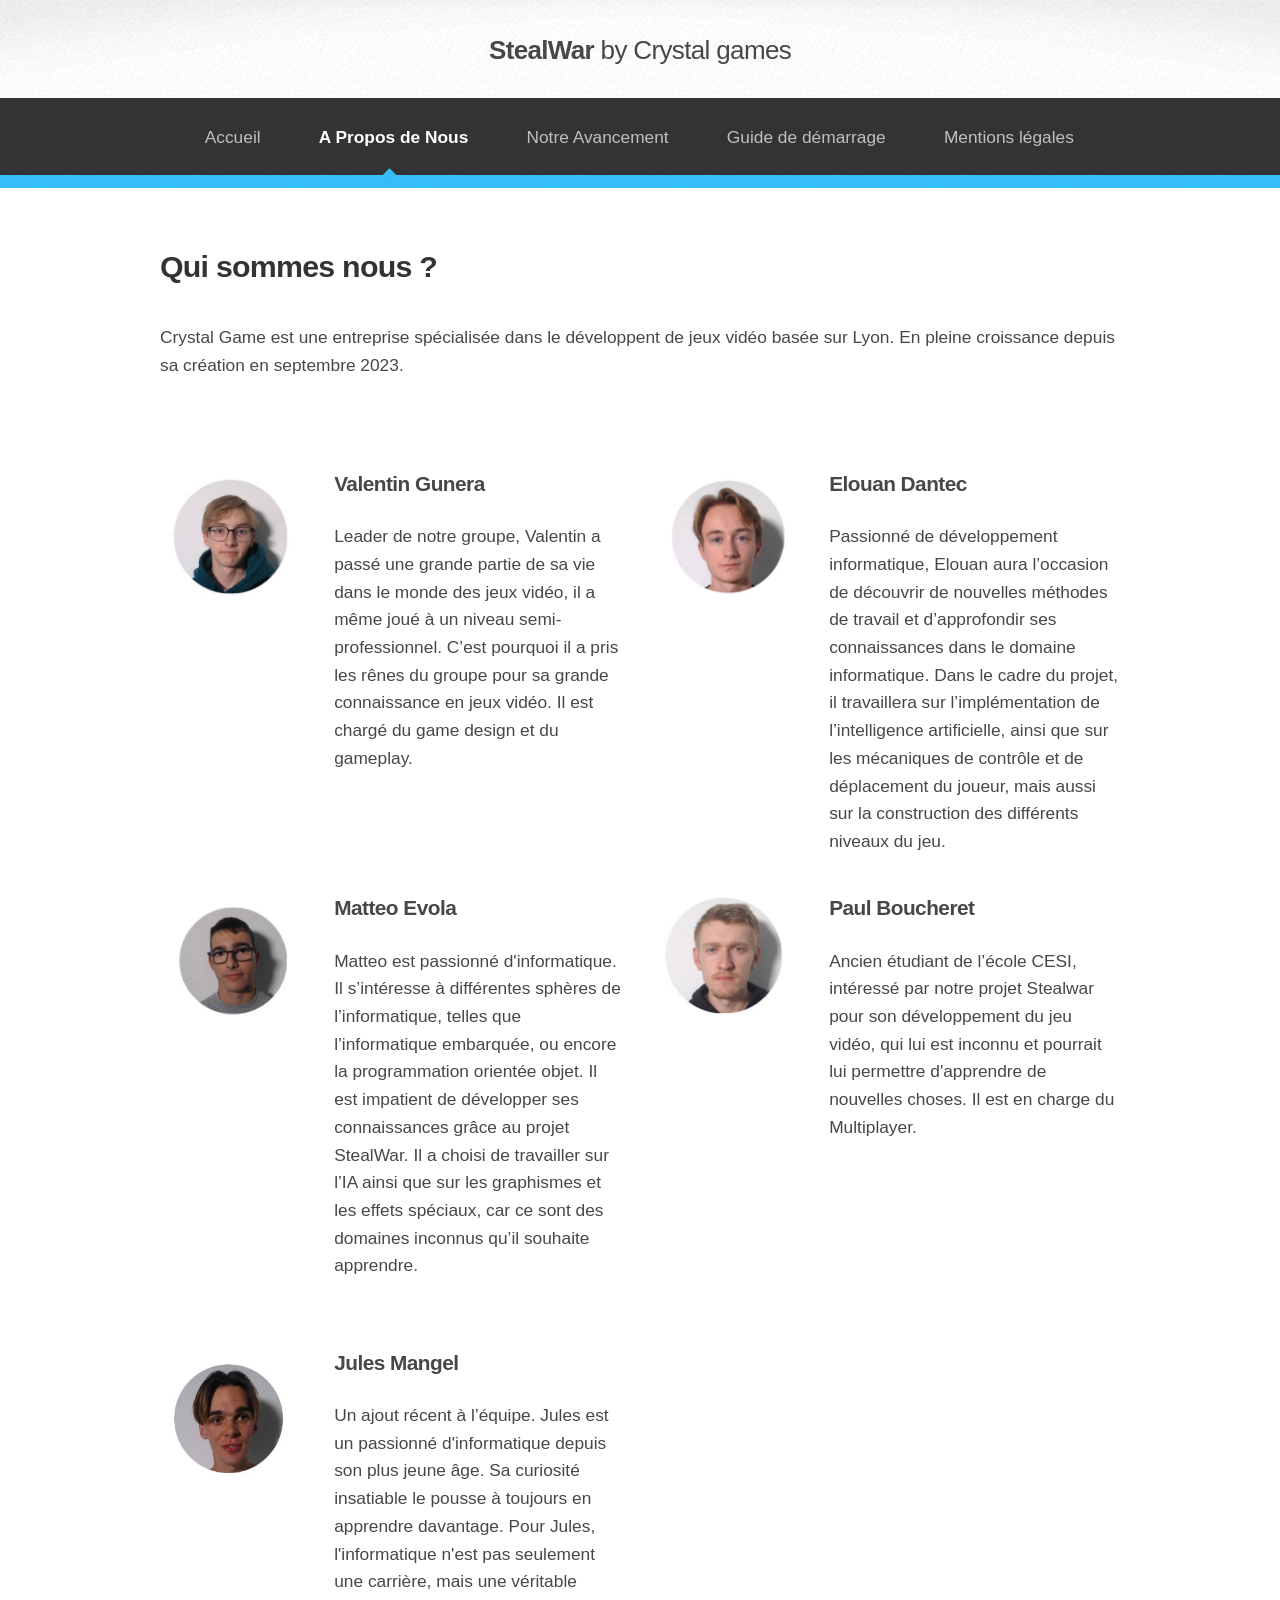
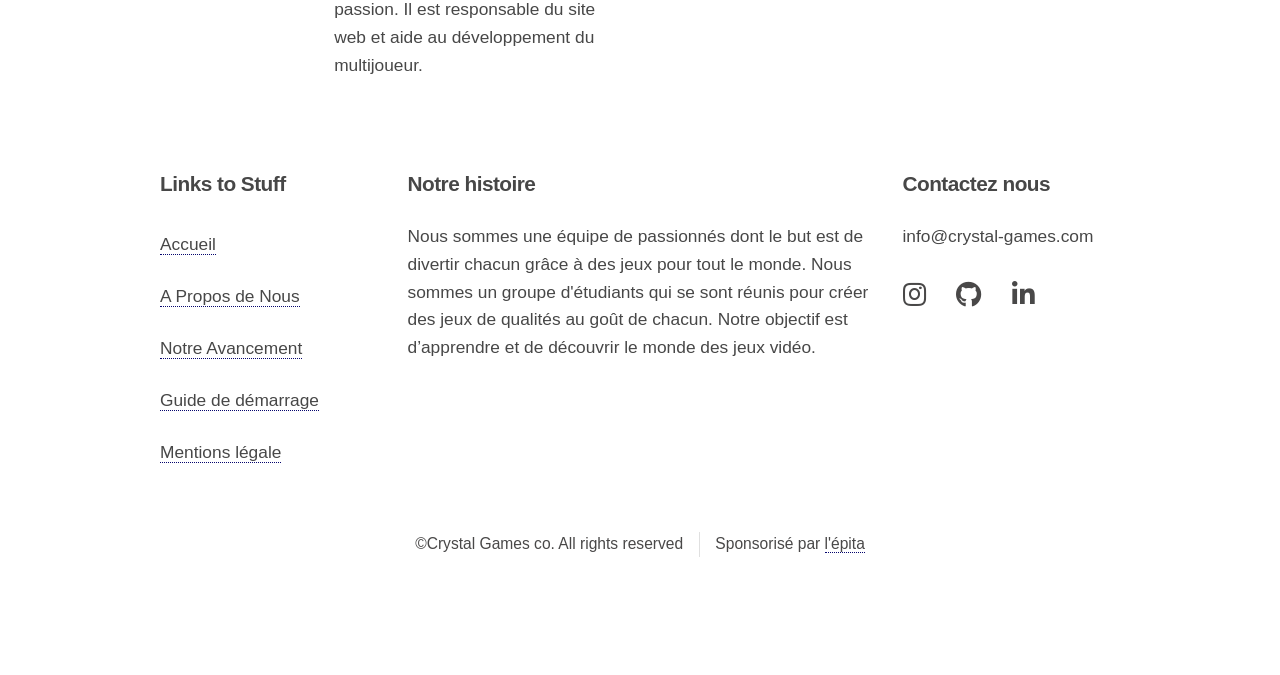
<file: Site Stealwar/ProposDeNous.html>
<!DOCTYPE HTML>

<html>
<head>
    <title>A Propos de Nous</title>
    <meta charset="utf-8" />
    <meta name="viewport" content="width=device-width, initial-scale=1, user-scalable=no" />
    <link rel="stylesheet" href="assets/css/main.css" />
    <link rel="icon" type="images/logo.png" href=" images/logo.png">
</head>
<body class="is-preload">
<div id="page-wrapper">

    <!-- Header -->
    <div id="header">

        <!-- Logo -->
        <h1><a href="index.html" id="logo">StealWar <em> by Crystal games</em></a></h1>

        <!-- Nav -->
        <nav id="nav">
            <ul>
                <li><a href="index.html">Accueil</a></li>
                <li class="current"><a href="ProposDeNous.html">A Propos de Nous</a></li>
                <li><a href="Avancement.html">Notre Avancement</a></li>
                <li><a href="Reference.html">Guide de démarrage</a></li>
                <li><a href="no-sidebar.html">Mentions légales</a></li>
            </ul>
        </nav>

    </div>

    <!-- Main -->
    <section class="wrapper style1">
        <div class="container">
            <div class="col-8 col-12-narrower">
                <div id="content">

                    <article>
                        <header>
                            <h2>Qui sommes nous ?</h2>
                        </header>

                        <p>Crystal Game est une entreprise spécialisée dans le développent de jeux vidéo basée sur Lyon. En pleine croissance depuis sa création en septembre 2023.</p>

                        </article>

                </div>
            </div>
            <section class="wrapper style1">
                <div class="container">
                    <div class="row">
                        <section class="col-6 col-12-narrower">
                            <div class="box post">
                                <a href="#" class="image left"><img src="images/pic01.jpg" alt="" /></a>
                                <div class="inner">
                                    <h3>Valentin Gunera</h3>
                                    <p>Leader de notre groupe, Valentin a passé une grande partie de sa vie dans le monde des jeux vidéo, il a même joué à un niveau semi-professionnel. C’est pourquoi il a pris les rênes du groupe pour sa grande connaissance en jeux vidéo. Il est chargé du game design et du gameplay.
                                    </p>
                                </div>
                            </div>
                        </section>
                        <section class="col-6 col-12-narrower">
                            <div class="box post">
                                <a href="#" class="image left"><img src="images/pic02.jpg" alt="" /></a>
                                <div class="inner">
                                    <h3>Elouan Dantec</h3>
                                    <p>Passionné de développement informatique, Elouan aura l’occasion de découvrir de nouvelles méthodes de travail et d’approfondir ses connaissances dans le domaine informatique. Dans le cadre du projet, il travaillera sur l’implémentation de l’intelligence artificielle, ainsi que sur les mécaniques de contrôle et de déplacement du joueur, mais aussi sur la construction des différents niveaux du jeu.</p>
                                </div>
                            </div>
                        </section>
                    </div>
                    <div class="row">
                        <section class="col-6 col-12-narrower">
                            <div class="box post">
                                <a href="#" class="image left"><img src="images/pic03.jpg" alt="" /></a>
                                <div class="inner">
                                    <h3>Matteo Evola</h3>
                                    <p>Matteo est passionné d'informatique. Il s’intéresse à différentes sphères de l’informatique, telles que l’informatique embarquée, ou encore la programmation orientée objet. Il est impatient de développer ses connaissances grâce au projet StealWar. Il a choisi de travailler sur l’IA ainsi que sur les graphismes et les effets spéciaux, car ce sont des domaines inconnus qu’il souhaite apprendre.

                                    </p>
                                </div>
                            </div>
                        </section>
                        <section class="col-6 col-12-narrower">
                            <div class="box post">
                                <a href="#" class="image left"><img src="images/pic04.jpg" alt="" /></a>
                                <div class="inner">
                                    <h3>Paul Boucheret</h3>
                                    <p>Ancien étudiant de l’école CESI, intéressé par notre projet Stealwar pour son développement du jeu vidéo, qui lui est inconnu et pourrait lui permettre d'apprendre de nouvelles choses. Il est en charge du Multiplayer.</p>
                                </div>
                            </div>
                        </section>
                        <section class="col-6 col-12-narrower">
                            <div class="box post">
                                <a href="#" class="image left"><img src="images/pc05.jpg" alt="" /></a>
                                <div class="inner">
                                    <h3>Jules Mangel</h3>
                                    <p>Un ajout récent à l’équipe. Jules est un passionné d'informatique depuis son plus jeune âge. Sa curiosité insatiable le pousse à toujours en apprendre davantage. Pour Jules, l'informatique n'est pas seulement une carrière, mais une véritable passion. Il est responsable du site web et aide au développement du multijoueur.
                                    </p>
                                </div>
                            </div>
                        </section>
                    </div>
                </div>


                <!-- Footer -->
                <div id="footer">
                    <div class="container">
                        <div class="row">
                            <section class="col-3 col-6-narrower col-12-mobilep">
                                <h3>Links to Stuff</h3>
                                <ul class="links">
                                    <li><a href="index.html">Accueil</a></li>
                                    <li class="current"><a href="ProposDeNous.html">A Propos de Nous</a></li>
                                    <li><a href="Avancement.html">Notre Avancement</a></li>
                                    <li><a href="Reference.html">Guide de démarrage</a></li>
                                    <li><a href="no-sidebar.html">Mentions légale</a></li>
                                </ul>
                            </section>
                            <section class="col-6 col-12-narrower">
                                <h3>Notre histoire</h3>
                                <div>
                                    Nous sommes une équipe de passionnés dont le but est de divertir chacun grâce à des jeux pour tout le monde. Nous sommes un groupe d'étudiants qui se sont réunis pour créer des jeux de qualités au goût de chacun. Notre objectif est d’apprendre et de découvrir le monde des jeux vidéo.
                                </div>
                            </section>
                            <section class="col-3 col-6-narrower col-12-mobilep">

                                <h3>Contactez nous</h3>
                                <div>
                                    <p2>info@crystal-games.com</p2>
                                </div>
                                <!-- Icons -->
                                <div>
                                    <ul class="icons">
                                        <li><a href="#" class="icon brands fa-instagram"><span class="label">Instagram</span></a></li>
                                        <li><a href="#" class="icon brands fa-github"><span class="label">GitHub</span></a></li>
                                        <li><a href="#" class="icon brands fa-linkedin-in"><span class="label">LinkedIn</span></a></li>
                                       </ul>
                                </div>
                            </section>
                        </div>
                    </div>



                    <!-- Copyright -->
                    <div class="copyright">
                        <ul class="menu">
                            <li>&copy;Crystal Games co. All rights reserved</li><li>Sponsorisé par <a href="https://www.epita.fr/">l'épita</a></li>
                        </ul>
                    </div>

                </div>
            </section>
<!-- Scripts -->
<script src="assets/js/jquery.min.js"></script>
<script src="assets/js/jquery.dropotron.min.js"></script>
<script src="assets/js/browser.min.js"></script>
<script src="assets/js/breakpoints.min.js"></script>
<script src="assets/js/util.js"></script>
<script src="assets/js/main.js"></script>
            </div>
            </section>
        </div>

</body>

</html>
</file>
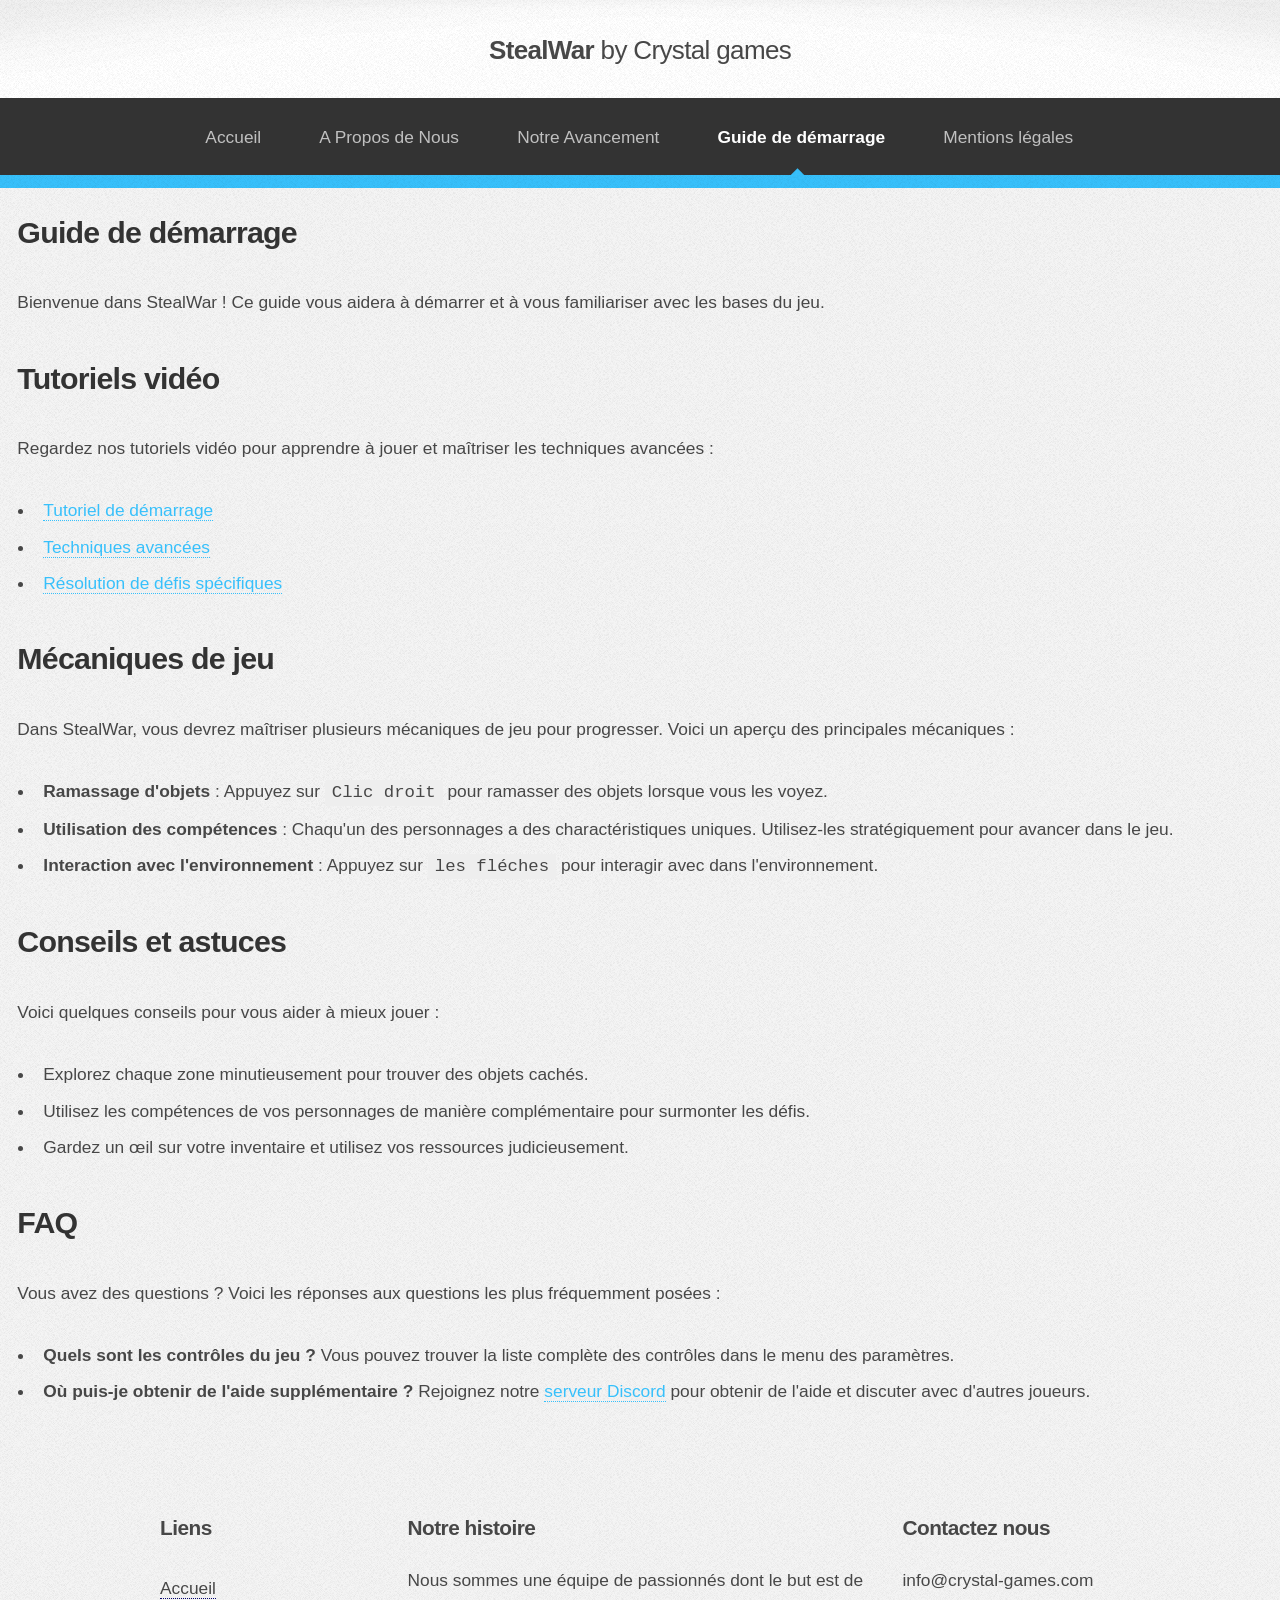
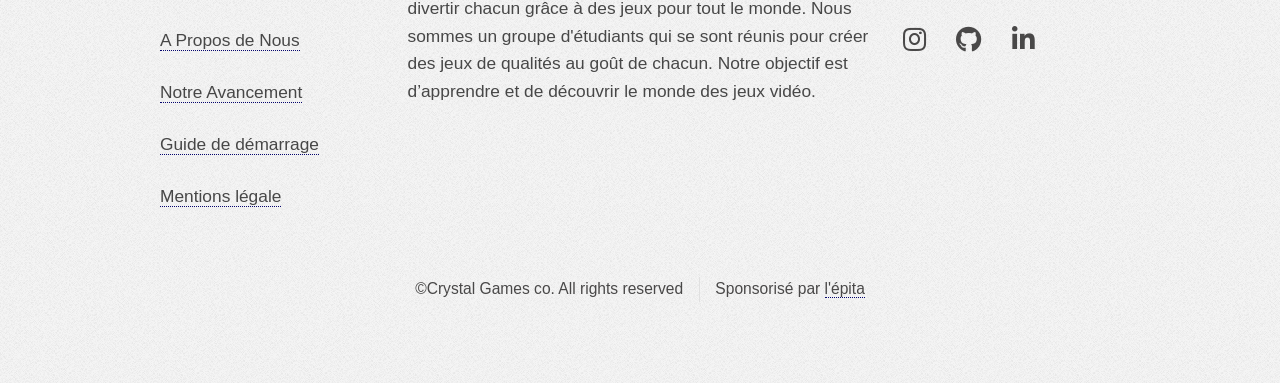
<file: Site Stealwar/Reference.html>
<!DOCTYPE HTML>

<html>
<head>
    <title>Crystal Games</title>
    <meta charset="utf-8" />
    <meta name="viewport" content="width=device-width, initial-scale=1, user-scalable=no" />
    <link rel="stylesheet" href="assets/css/main.css" />
    <link rel="icon" type="images/logo.png" href=" images/logo.png">
</head>
<body class="is-preload">
<div id="page-wrapper">

    <!-- Header -->
    <div id="header">

        <!-- Logo -->
        <h1><a href="index.html" id="logo">StealWar <em> by Crystal games</em></a></h1>

        <!-- Nav -->
        <nav id="nav">
            <ul>
                <li><a href="index.html">Accueil</a></li>
                <li><a href="ProposDeNous.html">A Propos de Nous</a></li>
                <li><a href="Avancement.html">Notre Avancement</a></li>
                <li class="current"><a href="Reference.html">Guide de démarrage</a></li>
                <li><a href="no-sidebar.html">Mentions légales</a></li>
            </ul>
        </nav>

    </div>

    <!-- Main -->
    <main>
        <section id="intro">
            <h2>Guide de démarrage</h2>
            <p>Bienvenue dans StealWar ! Ce guide vous aidera à démarrer et à vous familiariser avec les bases du jeu.</p>
        </section>
        <section id="tutorials">
            <h2>Tutoriels vidéo</h2>
            <p>Regardez nos tutoriels vidéo pour apprendre à jouer et maîtriser les techniques avancées :</p>
            <ul>
                <!--<video controls width="1000"><source src="/vidéo/Presentation.mp4" type="video/mp4" />Download the
                    <a href="/vidéo/Presentation.mp4">MP4</a>
                    video.</video>-->
                <li><a href="https://www.youtube.com/watch?v=UQsBq5oGfmo" target="_blank">Tutoriel de démarrage</a></li>
                <li><a href="https://www.youtube.com/watch?v=video2" target="_blank">Techniques avancées</a></li>
                <li><a href="https://www.youtube.com/watch?v=video3" target="_blank">Résolution de défis spécifiques</a></li>
            </ul>
        </section>
        <section id="mechanics">
            <h2>Mécaniques de jeu</h2>
            <p>Dans StealWar, vous devrez maîtriser plusieurs mécaniques de jeu pour progresser. Voici un aperçu des principales mécaniques :</p>
            <ul>
                <li><strong>Ramassage d'objets</strong> : Appuyez sur <kbd>Clic droit</kbd> pour ramasser des objets lorsque vous les voyez.</li>
                <li><strong>Utilisation des compétences</strong> : Chaqu'un des personnages a des charactéristiques uniques. Utilisez-les stratégiquement pour avancer dans le jeu.</li>
                <li><strong>Interaction avec l'environnement</strong> : Appuyez sur <kbd>les fléches</kbd> pour interagir avec dans l'environnement.</li>
            </ul>
        </section>

        <section id="tips">
            <h2>Conseils et astuces</h2>
            <p>Voici quelques conseils pour vous aider à mieux jouer :</p>
            <ul>
                <li>Explorez chaque zone minutieusement pour trouver des objets cachés.</li>
                <li>Utilisez les compétences de vos personnages de manière complémentaire pour surmonter les défis.</li>
                <li>Gardez un œil sur votre inventaire et utilisez vos ressources judicieusement.</li>
            </ul>
        </section>

        

        <section id="faq">
            <h2>FAQ</h2>
            <p>Vous avez des questions ? Voici les réponses aux questions les plus fréquemment posées :</p>
            <ul>
                <li><strong>Quels sont les contrôles du jeu ?</strong> Vous pouvez trouver la liste complète des contrôles dans le menu des paramètres.</li>
                <li><strong>Où puis-je obtenir de l'aide supplémentaire ?</strong> Rejoignez notre <a href="https://discord.gg/example" target="_blank">serveur Discord</a> pour obtenir de l'aide et discuter avec d'autres joueurs.</li>
            </ul>
        </section>
    </main>

    <!-- Footer -->
    <div id="footer">
        <div class="container">
            <div class="row">
                <section class="col-3 col-6-narrower col-12-mobilep">
                    <h3>Liens</h3>
                    <ul class="links">
                        <li><a href="index.html">Accueil</a></li>
                        <li><a href="ProposDeNous.html">A Propos de Nous</a></li>
                        <li><a href="Avancement.html">Notre Avancement</a></li>
                        <li class="current"><a href="Reference.html">Guide de démarrage</a></li>
                        <li><a href="no-sidebar.html">Mentions légale</a></li>
                    </ul>
                </section>
                <section class="col-6 col-12-narrower">
                    <h3>Notre histoire</h3>
                    <div>
                        Nous sommes une équipe de passionnés dont le but est de divertir chacun grâce à des jeux pour tout le monde. Nous sommes un groupe d'étudiants qui se sont réunis pour créer des jeux de qualités au goût de chacun. Notre objectif est d’apprendre et de découvrir le monde des jeux vidéo.
                    </div>
                </section>
                <section class="col-3 col-6-narrower col-12-mobilep">

                    <h3>Contactez nous</h3>
                    <div>
                        <p2>info@crystal-games.com</p2>
                    </div>
                    <!-- Icons -->
                    <div>
                        <ul class="icons">
                            <li><a href="#" class="icon brands fa-instagram"><span class="label">Instagram</span></a></li>
                            <li><a href="#" class="icon brands fa-github"><span class="label">GitHub</span></a></li>
                            <li><a href="#" class="icon brands fa-linkedin-in"><span class="label">LinkedIn</span></a></li>
                        </ul>
                    </div>
                </section>
            </div>
        </div>



        <!-- Copyright -->
        <div class="copyright">
            <ul class="menu">
                <li>&copy;Crystal Games co. All rights reserved</li><li>Sponsorisé par <a href="https://www.epita.fr/">l'épita</a></li>
            </ul>
        </div>

    </div>

</div>

<!-- Scripts -->
<script src="assets/js/jquery.min.js"></script>
<script src="assets/js/jquery.dropotron.min.js"></script>
<script src="assets/js/browser.min.js"></script>
<script src="assets/js/breakpoints.min.js"></script>
<script src="assets/js/util.js"></script>
<script src="assets/js/main.js"></script>

</body>
</html>
</file>
<file: Site Stealwar/assets/css/main.css>
@import url("fontawesome-all.min.css");
@import url("https://fonts.googleapis.com/css?family=Source+Sans+Pro:300,300italic,600,600italic");

/*
	Arcana by HTML5 UP
	html5up.net | @ajlkn
	Free for personal and commercial use under the CCA 3.0 license (html5up.net/license)
*/

html, body, div, span, applet, object,
iframe, h1, h2, h3, h4, h5, h6, p, blockquote,
pre, a, abbr, acronym, address, big, cite,
code, del, dfn, em, img, ins, kbd, q, s, samp,
small, strike, strong, sub, sup, tt, var, b,
u, i, center, dl, dt, dd, ol, ul, li, fieldset,
form, label, legend, table, caption, tbody,
tfoot, thead, tr, th, td, article, aside,
canvas, details, embed, figure, figcaption,
footer, header, hgroup, menu, nav, output, ruby,
section, summary, time, mark, audio, video {
	margin: 0;
	padding: 0;
	border: 0;
	font-size: 100%;
	font: inherit;
	vertical-align: baseline;}

article, aside, details, figcaption, figure,
footer, header, hgroup, menu, nav, section {
	display: block;}

body {
	line-height: 1;
}

ol, ul {
	list-style: none;
}

blockquote, q {
	quotes: none;
}

	blockquote:before, blockquote:after, q:before, q:after {
		content: '';
		content: none;
	}

table {
	border-collapse: collapse;
	border-spacing: 0;
}

body {
	-webkit-text-size-adjust: none;
}

mark {
	background-color: transparent;
	color: inherit;
}

input::-moz-focus-inner {
	border: 0;
	padding: 0;
}

input, select, textarea {
	-moz-appearance: none;
	-webkit-appearance: none;
	-ms-appearance: none;
	appearance: none;
}

/* Basic */

	html {
		box-sizing: border-box;
	}

	*, *:before, *:after {
		box-sizing: inherit;
	}

	body {
		background: #f7f7f7 url("images/bg01.png");
	}

		body.is-preload *, body.is-preload *:before, body.is-preload *:after {
			-moz-animation: none !important;
			-webkit-animation: none !important;
			-ms-animation: none !important;
			animation: none !important;
			-moz-transition: none !important;
			-webkit-transition: none !important;
			-ms-transition: none !important;
			transition: none !important;
		}

	body, input, select, textarea {
		color: #474747;
		font-family: 'Source Sans Pro', sans-serif;
		font-size: 16pt;
		font-weight: 300;
		line-height: 1.65em;
	}

	a {
		-moz-transition: color 0.2s ease-in-out, border-color 0.2s ease-in-out, opacity 0.2s ease-in-out;
		-webkit-transition: color 0.2s ease-in-out, border-color 0.2s ease-in-out, opacity 0.2s ease-in-out;
		-ms-transition: color 0.2s ease-in-out, border-color 0.2s ease-in-out, opacity 0.2s ease-in-out;
		transition: color 0.2s ease-in-out, border-color 0.2s ease-in-out, opacity 0.2s ease-in-out;
		color: #37c0fb;
		text-decoration: none;
		border-bottom: dotted 1px;
	}

		a:hover {
			color: #37c0fb;
			border-bottom-color: transparent;
		}

	strong, b {
		font-weight: 600;
	}

	em, i {
		font-style: italic;
	}

	p, ul, ol, dl, table, blockquote {
		margin: 0 0 2em 0;
	}

	h1, h2, h3, h4, h5, h6 {
		color: inherit;
		font-weight: 600;
		line-height: 1.75em;
		margin-bottom: 1em;
	}

		h1 a, h2 a, h3 a, h4 a, h5 a, h6 a {
			color: inherit;
			text-decoration: none;
		}

		h1 em, h2 em, h3 em, h4 em, h5 em, h6 em {
			font-style: normal;
			font-weight: 300;
		}

	h2 {
		font-size: 1.75em;
		letter-spacing: -0.025em;
	}

	h3 {
		font-size: 1.2em;
		letter-spacing: -0.025em;
	}

	sub {
		font-size: 0.8em;
		position: relative;
		top: 0.5em;
	}

	sup {
		font-size: 0.8em;
		position: relative;
		top: -0.5em;
	}

	hr {
		border-top: solid 1px #e0e0e0;
		border: 0;
		margin-bottom: 1.5em;
	}

	blockquote {
		border-left: solid 0.5em #e0e0e0;
		font-style: italic;
		padding: 1em 0 1em 2em;
	}

/* Container */

	.container {
		margin: 0 auto;
		max-width: 100%;
		width: 1400px;
	}

		@media screen and (max-width: 1680px) {

			.container {
				width: 1200px;
			}

		}

		@media screen and (max-width: 1280px) {

			.container {
				width: 960px;
			}

		}

		@media screen and (max-width: 980px) {

			.container {
				width: 95%;
			}

		}

		@media screen and (max-width: 840px) {

			.container {
				width: 95%;
			}

		}

		@media screen and (max-width: 736px) {

			.container {
				width: 90%;
			}

		}

		@media screen and (max-width: 480px) {

			.container {
				width: 100%;
			}

		}

/* Row */

	.row {
		display: flex;
		flex-wrap: wrap;
		box-sizing: border-box;
		align-items: stretch;
	}

		.row > * {
			box-sizing: border-box;
		}

		.row.gtr-uniform > * > :last-child {
			margin-bottom: 0;
		}

		.row.aln-left {
			justify-content: flex-start;
		}

		.row.aln-center {
			justify-content: center;
		}

		.row.aln-right {
			justify-content: flex-end;
		}

		.row.aln-top {
			align-items: flex-start;
		}

		.row.aln-middle {
			align-items: center;
		}

		.row.aln-bottom {
			align-items: flex-end;
		}

		.row > .imp {
			order: -1;
		}

		.row > .col-1 {
			width: 8.33333%;
		}

		.row > .off-1 {
			margin-left: 8.33333%;
		}

		.row > .col-2 {
			width: 16.66667%;
		}

		.row > .off-2 {
			margin-left: 16.66667%;
		}

		.row > .col-3 {
			width: 25%;
		}

		.row > .off-3 {
			margin-left: 25%;
		}

		.row > .col-4 {
			width: 33.33333%;
		}

		.row > .off-4 {
			margin-left: 33.33333%;
		}

		.row > .col-5 {
			width: 41.66667%;
		}

		.row > .off-5 {
			margin-left: 41.66667%;
		}

		.row > .col-6 {
			width: 50%;
		}

		.row > .off-6 {
			margin-left: 50%;
		}

		.row > .col-7 {
			width: 58.33333%;
		}

		.row > .off-7 {
			margin-left: 58.33333%;
		}

		.row > .col-8 {
			width: 66.66667%;
		}

		.row > .off-8 {
			margin-left: 66.66667%;
		}

		.row > .col-9 {
			width: 75%;
		}

		.row > .off-9 {
			margin-left: 75%;
		}

		.row > .col-10 {
			width: 83.33333%;
		}

		.row > .off-10 {
			margin-left: 83.33333%;
		}

		.row > .col-11 {
			width: 91.66667%;
		}

		.row > .off-11 {
			margin-left: 91.66667%;
		}

		.row > .col-12 {
			width: 100%;
		}

		.row > .off-12 {
			margin-left: 100%;
		}

		.row.gtr-0 {
			margin-top: 0px;
			margin-left: 0px;
		}

			.row.gtr-0 > * {
				padding: 0px 0 0 0px;
			}

			.row.gtr-0.gtr-uniform {
				margin-top: 0px;
			}

				.row.gtr-0.gtr-uniform > * {
					padding-top: 0px;
				}

		.row.gtr-25 {
			margin-top: -12.5px;
			margin-left: -12.5px;
		}

			.row.gtr-25 > * {
				padding: 12.5px 0 0 12.5px;
			}

			.row.gtr-25.gtr-uniform {
				margin-top: -12.5px;
			}

				.row.gtr-25.gtr-uniform > * {
					padding-top: 12.5px;
				}

		.row.gtr-50 {
			margin-top: -25px;
			margin-left: -25px;
		}

			.row.gtr-50 > * {
				padding: 25px 0 0 25px;
			}

			.row.gtr-50.gtr-uniform {
				margin-top: -25px;
			}

				.row.gtr-50.gtr-uniform > * {
					padding-top: 25px;
				}

		.row {
			margin-top: -50px;
			margin-left: -50px;
		}

			.row > * {
				padding: 50px 0 0 50px;
			}

			.row.gtr-uniform {
				margin-top: -50px;
			}

				.row.gtr-uniform > * {
					padding-top: 50px;
				}

		.row.gtr-150 {
			margin-top: -75px;
			margin-left: -75px;
		}

			.row.gtr-150 > * {
				padding: 75px 0 0 75px;
			}

			.row.gtr-150.gtr-uniform {
				margin-top: -75px;
			}

				.row.gtr-150.gtr-uniform > * {
					padding-top: 75px;
				}

		.row.gtr-200 {
			margin-top: -100px;
			margin-left: -100px;
		}

			.row.gtr-200 > * {
				padding: 100px 0 0 100px;
			}

			.row.gtr-200.gtr-uniform {
				margin-top: -100px;
			}

				.row.gtr-200.gtr-uniform > * {
					padding-top: 100px;
				}

		@media screen and (max-width: 1680px) {

			.row {
				display: flex;
				flex-wrap: wrap;
				box-sizing: border-box;
				align-items: stretch;
			}

				.row > * {
					box-sizing: border-box;
				}

				.row.gtr-uniform > * > :last-child {
					margin-bottom: 0;
				}

				.row.aln-left {
					justify-content: flex-start;
				}

				.row.aln-center {
					justify-content: center;
				}

				.row.aln-right {
					justify-content: flex-end;
				}

				.row.aln-top {
					align-items: flex-start;
				}

				.row.aln-middle {
					align-items: center;
				}

				.row.aln-bottom {
					align-items: flex-end;
				}

				.row > .imp-wide {
					order: -1;
				}

				.row > .col-1-wide {
					width: 8.33333%;
				}

				.row > .off-1-wide {
					margin-left: 8.33333%;
				}

				.row > .col-2-wide {
					width: 16.66667%;
				}

				.row > .off-2-wide {
					margin-left: 16.66667%;
				}

				.row > .col-3-wide {
					width: 25%;
				}

				.row > .off-3-wide {
					margin-left: 25%;
				}

				.row > .col-4-wide {
					width: 33.33333%;
				}

				.row > .off-4-wide {
					margin-left: 33.33333%;
				}

				.row > .col-5-wide {
					width: 41.66667%;
				}

				.row > .off-5-wide {
					margin-left: 41.66667%;
				}

				.row > .col-6-wide {
					width: 50%;
				}

				.row > .off-6-wide {
					margin-left: 50%;
				}

				.row > .col-7-wide {
					width: 58.33333%;
				}

				.row > .off-7-wide {
					margin-left: 58.33333%;
				}

				.row > .col-8-wide {
					width: 66.66667%;
				}

				.row > .off-8-wide {
					margin-left: 66.66667%;
				}

				.row > .col-9-wide {
					width: 75%;
				}

				.row > .off-9-wide {
					margin-left: 75%;
				}

				.row > .col-10-wide {
					width: 83.33333%;
				}

				.row > .off-10-wide {
					margin-left: 83.33333%;
				}

				.row > .col-11-wide {
					width: 91.66667%;
				}

				.row > .off-11-wide {
					margin-left: 91.66667%;
				}

				.row > .col-12-wide {
					width: 100%;
				}

				.row > .off-12-wide {
					margin-left: 100%;
				}

				.row.gtr-0 {
					margin-top: 0px;
					margin-left: 0px;
				}

					.row.gtr-0 > * {
						padding: 0px 0 0 0px;
					}

					.row.gtr-0.gtr-uniform {
						margin-top: 0px;
					}

						.row.gtr-0.gtr-uniform > * {
							padding-top: 0px;
						}

				.row.gtr-25 {
					margin-top: -10px;
					margin-left: -10px;
				}

					.row.gtr-25 > * {
						padding: 10px 0 0 10px;
					}

					.row.gtr-25.gtr-uniform {
						margin-top: -10px;
					}

						.row.gtr-25.gtr-uniform > * {
							padding-top: 10px;
						}

				.row.gtr-50 {
					margin-top: -20px;
					margin-left: -20px;
				}

					.row.gtr-50 > * {
						padding: 20px 0 0 20px;
					}

					.row.gtr-50.gtr-uniform {
						margin-top: -20px;
					}

						.row.gtr-50.gtr-uniform > * {
							padding-top: 20px;
						}

				.row {
					margin-top: -40px;
					margin-left: -40px;
				}

					.row > * {
						padding: 40px 0 0 40px;
					}

					.row.gtr-uniform {
						margin-top: -40px;
					}

						.row.gtr-uniform > * {
							padding-top: 40px;
						}

				.row.gtr-150 {
					margin-top: -60px;
					margin-left: -60px;
				}

					.row.gtr-150 > * {
						padding: 60px 0 0 60px;
					}

					.row.gtr-150.gtr-uniform {
						margin-top: -60px;
					}

						.row.gtr-150.gtr-uniform > * {
							padding-top: 60px;
						}

				.row.gtr-200 {
					margin-top: -80px;
					margin-left: -80px;
				}

					.row.gtr-200 > * {
						padding: 80px 0 0 80px;
					}

					.row.gtr-200.gtr-uniform {
						margin-top: -80px;
					}

						.row.gtr-200.gtr-uniform > * {
							padding-top: 80px;
						}

		}

		@media screen and (max-width: 1280px) {

			.row {
				display: flex;
				flex-wrap: wrap;
				box-sizing: border-box;
				align-items: stretch;
			}

				.row > * {
					box-sizing: border-box;
				}

				.row.gtr-uniform > * > :last-child {
					margin-bottom: 0;
				}

				.row.aln-left {
					justify-content: flex-start;
				}

				.row.aln-center {
					justify-content: center;
				}

				.row.aln-right {
					justify-content: flex-end;
				}

				.row.aln-top {
					align-items: flex-start;
				}

				.row.aln-middle {
					align-items: center;
				}

				.row.aln-bottom {
					align-items: flex-end;
				}

				.row > .imp-normal {
					order: -1;
				}

				.row > .col-1-normal {
					width: 8.33333%;
				}

				.row > .off-1-normal {
					margin-left: 8.33333%;
				}

				.row > .col-2-normal {
					width: 16.66667%;
				}

				.row > .off-2-normal {
					margin-left: 16.66667%;
				}

				.row > .col-3-normal {
					width: 25%;
				}

				.row > .off-3-normal {
					margin-left: 25%;
				}

				.row > .col-4-normal {
					width: 33.33333%;
				}

				.row > .off-4-normal {
					margin-left: 33.33333%;
				}

				.row > .col-5-normal {
					width: 41.66667%;
				}

				.row > .off-5-normal {
					margin-left: 41.66667%;
				}

				.row > .col-6-normal {
					width: 50%;
				}

				.row > .off-6-normal {
					margin-left: 50%;
				}

				.row > .col-7-normal {
					width: 58.33333%;
				}

				.row > .off-7-normal {
					margin-left: 58.33333%;
				}

				.row > .col-8-normal {
					width: 66.66667%;
				}

				.row > .off-8-normal {
					margin-left: 66.66667%;
				}

				.row > .col-9-normal {
					width: 75%;
				}

				.row > .off-9-normal {
					margin-left: 75%;
				}

				.row > .col-10-normal {
					width: 83.33333%;
				}

				.row > .off-10-normal {
					margin-left: 83.33333%;
				}

				.row > .col-11-normal {
					width: 91.66667%;
				}

				.row > .off-11-normal {
					margin-left: 91.66667%;
				}

				.row > .col-12-normal {
					width: 100%;
				}

				.row > .off-12-normal {
					margin-left: 100%;
				}

				.row.gtr-0 {
					margin-top: 0px;
					margin-left: 0px;
				}

					.row.gtr-0 > * {
						padding: 0px 0 0 0px;
					}

					.row.gtr-0.gtr-uniform {
						margin-top: 0px;
					}

						.row.gtr-0.gtr-uniform > * {
							padding-top: 0px;
						}

				.row.gtr-25 {
					margin-top: -7.5px;
					margin-left: -7.5px;
				}

					.row.gtr-25 > * {
						padding: 7.5px 0 0 7.5px;
					}

					.row.gtr-25.gtr-uniform {
						margin-top: -7.5px;
					}

						.row.gtr-25.gtr-uniform > * {
							padding-top: 7.5px;
						}

				.row.gtr-50 {
					margin-top: -15px;
					margin-left: -15px;
				}

					.row.gtr-50 > * {
						padding: 15px 0 0 15px;
					}

					.row.gtr-50.gtr-uniform {
						margin-top: -15px;
					}

						.row.gtr-50.gtr-uniform > * {
							padding-top: 15px;
						}

				.row {
					margin-top: -30px;
					margin-left: -30px;
				}

					.row > * {
						padding: 30px 0 0 30px;
					}

					.row.gtr-uniform {
						margin-top: -30px;
					}

						.row.gtr-uniform > * {
							padding-top: 30px;
						}

				.row.gtr-150 {
					margin-top: -45px;
					margin-left: -45px;
				}

					.row.gtr-150 > * {
						padding: 45px 0 0 45px;
					}

					.row.gtr-150.gtr-uniform {
						margin-top: -45px;
					}

						.row.gtr-150.gtr-uniform > * {
							padding-top: 45px;
						}

				.row.gtr-200 {
					margin-top: -60px;
					margin-left: -60px;
				}

					.row.gtr-200 > * {
						padding: 60px 0 0 60px;
					}

					.row.gtr-200.gtr-uniform {
						margin-top: -60px;
					}

						.row.gtr-200.gtr-uniform > * {
							padding-top: 60px;
						}

		}

		@media screen and (max-width: 980px) {

			.row {
				display: flex;
				flex-wrap: wrap;
				box-sizing: border-box;
				align-items: stretch;
			}

				.row > * {
					box-sizing: border-box;
				}

				.row.gtr-uniform > * > :last-child {
					margin-bottom: 0;
				}

				.row.aln-left {
					justify-content: flex-start;
				}

				.row.aln-center {
					justify-content: center;
				}

				.row.aln-right {
					justify-content: flex-end;
				}

				.row.aln-top {
					align-items: flex-start;
				}

				.row.aln-middle {
					align-items: center;
				}

				.row.aln-bottom {
					align-items: flex-end;
				}

				.row > .imp-narrow {
					order: -1;
				}

				.row > .col-1-narrow {
					width: 8.33333%;
				}

				.row > .off-1-narrow {
					margin-left: 8.33333%;
				}

				.row > .col-2-narrow {
					width: 16.66667%;
				}

				.row > .off-2-narrow {
					margin-left: 16.66667%;
				}

				.row > .col-3-narrow {
					width: 25%;
				}

				.row > .off-3-narrow {
					margin-left: 25%;
				}

				.row > .col-4-narrow {
					width: 33.33333%;
				}

				.row > .off-4-narrow {
					margin-left: 33.33333%;
				}

				.row > .col-5-narrow {
					width: 41.66667%;
				}

				.row > .off-5-narrow {
					margin-left: 41.66667%;
				}

				.row > .col-6-narrow {
					width: 50%;
				}

				.row > .off-6-narrow {
					margin-left: 50%;
				}

				.row > .col-7-narrow {
					width: 58.33333%;
				}

				.row > .off-7-narrow {
					margin-left: 58.33333%;
				}

				.row > .col-8-narrow {
					width: 66.66667%;
				}

				.row > .off-8-narrow {
					margin-left: 66.66667%;
				}

				.row > .col-9-narrow {
					width: 75%;
				}

				.row > .off-9-narrow {
					margin-left: 75%;
				}

				.row > .col-10-narrow {
					width: 83.33333%;
				}

				.row > .off-10-narrow {
					margin-left: 83.33333%;
				}

				.row > .col-11-narrow {
					width: 91.66667%;
				}

				.row > .off-11-narrow {
					margin-left: 91.66667%;
				}

				.row > .col-12-narrow {
					width: 100%;
				}

				.row > .off-12-narrow {
					margin-left: 100%;
				}

				.row.gtr-0 {
					margin-top: 0px;
					margin-left: 0px;
				}

					.row.gtr-0 > * {
						padding: 0px 0 0 0px;
					}

					.row.gtr-0.gtr-uniform {
						margin-top: 0px;
					}

						.row.gtr-0.gtr-uniform > * {
							padding-top: 0px;
						}

				.row.gtr-25 {
					margin-top: -7.5px;
					margin-left: -7.5px;
				}

					.row.gtr-25 > * {
						padding: 7.5px 0 0 7.5px;
					}

					.row.gtr-25.gtr-uniform {
						margin-top: -7.5px;
					}

						.row.gtr-25.gtr-uniform > * {
							padding-top: 7.5px;
						}

				.row.gtr-50 {
					margin-top: -15px;
					margin-left: -15px;
				}

					.row.gtr-50 > * {
						padding: 15px 0 0 15px;
					}

					.row.gtr-50.gtr-uniform {
						margin-top: -15px;
					}

						.row.gtr-50.gtr-uniform > * {
							padding-top: 15px;
						}

				.row {
					margin-top: -30px;
					margin-left: -30px;
				}

					.row > * {
						padding: 30px 0 0 30px;
					}

					.row.gtr-uniform {
						margin-top: -30px;
					}

						.row.gtr-uniform > * {
							padding-top: 30px;
						}

				.row.gtr-150 {
					margin-top: -45px;
					margin-left: -45px;
				}

					.row.gtr-150 > * {
						padding: 45px 0 0 45px;
					}

					.row.gtr-150.gtr-uniform {
						margin-top: -45px;
					}

						.row.gtr-150.gtr-uniform > * {
							padding-top: 45px;
						}

				.row.gtr-200 {
					margin-top: -60px;
					margin-left: -60px;
				}

					.row.gtr-200 > * {
						padding: 60px 0 0 60px;
					}

					.row.gtr-200.gtr-uniform {
						margin-top: -60px;
					}

						.row.gtr-200.gtr-uniform > * {
							padding-top: 60px;
						}

		}

		@media screen and (max-width: 840px) {

			.row {
				display: flex;
				flex-wrap: wrap;
				box-sizing: border-box;
				align-items: stretch;
			}

				.row > * {
					box-sizing: border-box;
				}

				.row.gtr-uniform > * > :last-child {
					margin-bottom: 0;
				}

				.row.aln-left {
					justify-content: flex-start;
				}

				.row.aln-center {
					justify-content: center;
				}

				.row.aln-right {
					justify-content: flex-end;
				}

				.row.aln-top {
					align-items: flex-start;
				}

				.row.aln-middle {
					align-items: center;
				}

				.row.aln-bottom {
					align-items: flex-end;
				}

				.row > .imp-narrower {
					order: -1;
				}

				.row > .col-1-narrower {
					width: 8.33333%;
				}

				.row > .off-1-narrower {
					margin-left: 8.33333%;
				}

				.row > .col-2-narrower {
					width: 16.66667%;
				}

				.row > .off-2-narrower {
					margin-left: 16.66667%;
				}

				.row > .col-3-narrower {
					width: 25%;
				}

				.row > .off-3-narrower {
					margin-left: 25%;
				}

				.row > .col-4-narrower {
					width: 33.33333%;
				}

				.row > .off-4-narrower {
					margin-left: 33.33333%;
				}

				.row > .col-5-narrower {
					width: 41.66667%;
				}

				.row > .off-5-narrower {
					margin-left: 41.66667%;
				}

				.row > .col-6-narrower {
					width: 50%;
				}

				.row > .off-6-narrower {
					margin-left: 50%;
				}

				.row > .col-7-narrower {
					width: 58.33333%;
				}

				.row > .off-7-narrower {
					margin-left: 58.33333%;
				}

				.row > .col-8-narrower {
					width: 66.66667%;
				}

				.row > .off-8-narrower {
					margin-left: 66.66667%;
				}

				.row > .col-9-narrower {
					width: 75%;
				}

				.row > .off-9-narrower {
					margin-left: 75%;
				}

				.row > .col-10-narrower {
					width: 83.33333%;
				}

				.row > .off-10-narrower {
					margin-left: 83.33333%;
				}

				.row > .col-11-narrower {
					width: 91.66667%;
				}

				.row > .off-11-narrower {
					margin-left: 91.66667%;
				}

				.row > .col-12-narrower {
					width: 100%;
				}

				.row > .off-12-narrower {
					margin-left: 100%;
				}

				.row.gtr-0 {
					margin-top: 0px;
					margin-left: 0px;
				}

					.row.gtr-0 > * {
						padding: 0px 0 0 0px;
					}

					.row.gtr-0.gtr-uniform {
						margin-top: 0px;
					}

						.row.gtr-0.gtr-uniform > * {
							padding-top: 0px;
						}

				.row.gtr-25 {
					margin-top: -7.5px;
					margin-left: -7.5px;
				}

					.row.gtr-25 > * {
						padding: 7.5px 0 0 7.5px;
					}

					.row.gtr-25.gtr-uniform {
						margin-top: -7.5px;
					}

						.row.gtr-25.gtr-uniform > * {
							padding-top: 7.5px;
						}

				.row.gtr-50 {
					margin-top: -15px;
					margin-left: -15px;
				}

					.row.gtr-50 > * {
						padding: 15px 0 0 15px;
					}

					.row.gtr-50.gtr-uniform {
						margin-top: -15px;
					}

						.row.gtr-50.gtr-uniform > * {
							padding-top: 15px;
						}

				.row {
					margin-top: -30px;
					margin-left: -30px;
				}

					.row > * {
						padding: 30px 0 0 30px;
					}

					.row.gtr-uniform {
						margin-top: -30px;
					}

						.row.gtr-uniform > * {
							padding-top: 30px;
						}

				.row.gtr-150 {
					margin-top: -45px;
					margin-left: -45px;
				}

					.row.gtr-150 > * {
						padding: 45px 0 0 45px;
					}

					.row.gtr-150.gtr-uniform {
						margin-top: -45px;
					}

						.row.gtr-150.gtr-uniform > * {
							padding-top: 45px;
						}

				.row.gtr-200 {
					margin-top: -60px;
					margin-left: -60px;
				}

					.row.gtr-200 > * {
						padding: 60px 0 0 60px;
					}

					.row.gtr-200.gtr-uniform {
						margin-top: -60px;
					}

						.row.gtr-200.gtr-uniform > * {
							padding-top: 60px;
						}

		}

		@media screen and (max-width: 736px) {

			.row {
				display: flex;
				flex-wrap: wrap;
				box-sizing: border-box;
				align-items: stretch;
			}

				.row > * {
					box-sizing: border-box;
				}

				.row.gtr-uniform > * > :last-child {
					margin-bottom: 0;
				}

				.row.aln-left {
					justify-content: flex-start;
				}

				.row.aln-center {
					justify-content: center;
				}

				.row.aln-right {
					justify-content: flex-end;
				}

				.row.aln-top {
					align-items: flex-start;
				}

				.row.aln-middle {
					align-items: center;
				}

				.row.aln-bottom {
					align-items: flex-end;
				}

				.row > .imp-mobile {
					order: -1;
				}

				.row > .col-1-mobile {
					width: 8.33333%;
				}

				.row > .off-1-mobile {
					margin-left: 8.33333%;
				}

				.row > .col-2-mobile {
					width: 16.66667%;
				}

				.row > .off-2-mobile {
					margin-left: 16.66667%;
				}

				.row > .col-3-mobile {
					width: 25%;
				}

				.row > .off-3-mobile {
					margin-left: 25%;
				}

				.row > .col-4-mobile {
					width: 33.33333%;
				}

				.row > .off-4-mobile {
					margin-left: 33.33333%;
				}

				.row > .col-5-mobile {
					width: 41.66667%;
				}

				.row > .off-5-mobile {
					margin-left: 41.66667%;
				}

				.row > .col-6-mobile {
					width: 50%;
				}

				.row > .off-6-mobile {
					margin-left: 50%;
				}

				.row > .col-7-mobile {
					width: 58.33333%;
				}

				.row > .off-7-mobile {
					margin-left: 58.33333%;
				}

				.row > .col-8-mobile {
					width: 66.66667%;
				}

				.row > .off-8-mobile {
					margin-left: 66.66667%;
				}

				.row > .col-9-mobile {
					width: 75%;
				}

				.row > .off-9-mobile {
					margin-left: 75%;
				}

				.row > .col-10-mobile {
					width: 83.33333%;
				}

				.row > .off-10-mobile {
					margin-left: 83.33333%;
				}

				.row > .col-11-mobile {
					width: 91.66667%;
				}

				.row > .off-11-mobile {
					margin-left: 91.66667%;
				}

				.row > .col-12-mobile {
					width: 100%;
				}

				.row > .off-12-mobile {
					margin-left: 100%;
				}

				.row.gtr-0 {
					margin-top: 0px;
					margin-left: 0px;
				}

					.row.gtr-0 > * {
						padding: 0px 0 0 0px;
					}

					.row.gtr-0.gtr-uniform {
						margin-top: 0px;
					}

						.row.gtr-0.gtr-uniform > * {
							padding-top: 0px;
						}

				.row.gtr-25 {
					margin-top: -5px;
					margin-left: -5px;
				}

					.row.gtr-25 > * {
						padding: 5px 0 0 5px;
					}

					.row.gtr-25.gtr-uniform {
						margin-top: -5px;
					}

						.row.gtr-25.gtr-uniform > * {
							padding-top: 5px;
						}

				.row.gtr-50 {
					margin-top: -10px;
					margin-left: -10px;
				}

					.row.gtr-50 > * {
						padding: 10px 0 0 10px;
					}

					.row.gtr-50.gtr-uniform {
						margin-top: -10px;
					}

						.row.gtr-50.gtr-uniform > * {
							padding-top: 10px;
						}

				.row {
					margin-top: -20px;
					margin-left: -20px;
				}

					.row > * {
						padding: 20px 0 0 20px;
					}

					.row.gtr-uniform {
						margin-top: -20px;
					}

						.row.gtr-uniform > * {
							padding-top: 20px;
						}

				.row.gtr-150 {
					margin-top: -30px;
					margin-left: -30px;
				}

					.row.gtr-150 > * {
						padding: 30px 0 0 30px;
					}

					.row.gtr-150.gtr-uniform {
						margin-top: -30px;
					}

						.row.gtr-150.gtr-uniform > * {
							padding-top: 30px;
						}

				.row.gtr-200 {
					margin-top: -40px;
					margin-left: -40px;
				}

					.row.gtr-200 > * {
						padding: 40px 0 0 40px;
					}

					.row.gtr-200.gtr-uniform {
						margin-top: -40px;
					}

						.row.gtr-200.gtr-uniform > * {
							padding-top: 40px;
						}

		}

		@media screen and (max-width: 480px) {

			.row {
				display: flex;
				flex-wrap: wrap;
				box-sizing: border-box;
				align-items: stretch;
			}

				.row > * {
					box-sizing: border-box;
				}

				.row.gtr-uniform > * > :last-child {
					margin-bottom: 0;
				}

				.row.aln-left {
					justify-content: flex-start;
				}

				.row.aln-center {
					justify-content: center;
				}

				.row.aln-right {
					justify-content: flex-end;
				}

				.row.aln-top {
					align-items: flex-start;
				}

				.row.aln-middle {
					align-items: center;
				}

				.row.aln-bottom {
					align-items: flex-end;
				}

				.row > .imp-mobilep {
					order: -1;
				}

				.row > .col-1-mobilep {
					width: 8.33333%;
				}

				.row > .off-1-mobilep {
					margin-left: 8.33333%;
				}

				.row > .col-2-mobilep {
					width: 16.66667%;
				}

				.row > .off-2-mobilep {
					margin-left: 16.66667%;
				}

				.row > .col-3-mobilep {
					width: 25%;
				}

				.row > .off-3-mobilep {
					margin-left: 25%;
				}

				.row > .col-4-mobilep {
					width: 33.33333%;
				}

				.row > .off-4-mobilep {
					margin-left: 33.33333%;
				}

				.row > .col-5-mobilep {
					width: 41.66667%;
				}

				.row > .off-5-mobilep {
					margin-left: 41.66667%;
				}

				.row > .col-6-mobilep {
					width: 50%;
				}

				.row > .off-6-mobilep {
					margin-left: 50%;
				}

				.row > .col-7-mobilep {
					width: 58.33333%;
				}

				.row > .off-7-mobilep {
					margin-left: 58.33333%;
				}

				.row > .col-8-mobilep {
					width: 66.66667%;
				}

				.row > .off-8-mobilep {
					margin-left: 66.66667%;
				}

				.row > .col-9-mobilep {
					width: 75%;
				}

				.row > .off-9-mobilep {
					margin-left: 75%;
				}

				.row > .col-10-mobilep {
					width: 83.33333%;
				}

				.row > .off-10-mobilep {
					margin-left: 83.33333%;
				}

				.row > .col-11-mobilep {
					width: 91.66667%;
				}

				.row > .off-11-mobilep {
					margin-left: 91.66667%;
				}

				.row > .col-12-mobilep {
					width: 100%;
				}

				.row > .off-12-mobilep {
					margin-left: 100%;
				}

				.row.gtr-0 {
					margin-top: 0px;
					margin-left: 0px;
				}

					.row.gtr-0 > * {
						padding: 0px 0 0 0px;
					}

					.row.gtr-0.gtr-uniform {
						margin-top: 0px;
					}

						.row.gtr-0.gtr-uniform > * {
							padding-top: 0px;
						}

				.row.gtr-25 {
					margin-top: -5px;
					margin-left: -5px;
				}

					.row.gtr-25 > * {
						padding: 5px 0 0 5px;
					}

					.row.gtr-25.gtr-uniform {
						margin-top: -5px;
					}

						.row.gtr-25.gtr-uniform > * {
							padding-top: 5px;
						}

				.row.gtr-50 {
					margin-top: -10px;
					margin-left: -10px;
				}

					.row.gtr-50 > * {
						padding: 10px 0 0 10px;
					}

					.row.gtr-50.gtr-uniform {
						margin-top: -10px;
					}

						.row.gtr-50.gtr-uniform > * {
							padding-top: 10px;
						}

				.row {
					margin-top: -20px;
					margin-left: -20px;
				}

					.row > * {
						padding: 20px 0 0 20px;
					}

					.row.gtr-uniform {
						margin-top: -20px;
					}

						.row.gtr-uniform > * {
							padding-top: 20px;
						}

				.row.gtr-150 {
					margin-top: -30px;
					margin-left: -30px;
				}

					.row.gtr-150 > * {
						padding: 30px 0 0 30px;
					}

					.row.gtr-150.gtr-uniform {
						margin-top: -30px;
					}

						.row.gtr-150.gtr-uniform > * {
							padding-top: 30px;
						}

				.row.gtr-200 {
					margin-top: -40px;
					margin-left: -40px;
				}

					.row.gtr-200 > * {
						padding: 40px 0 0 40px;
					}

					.row.gtr-200.gtr-uniform {
						margin-top: -40px;
					}

						.row.gtr-200.gtr-uniform > * {
							padding-top: 40px;
						}

		}

/* Section/Article */

	section.special, article.special {
		text-align: center;
	}

	header p {
		color: #999;
		font-size: 1.25em;
		position: relative;
		margin-top: -1.25em;
		margin-bottom: 2.25em;
	}

	header.major {
		text-align: center;
		margin: 0 0 2em 0;
	}

		header.major h2 {
			font-size: 2.25em;
		}

		header.major p {
			position: relative;
			border-top: solid 1px #e0e0e0;
			padding: 1em 0 0 0;
			margin: 0;
			top: -1em;
			font-size: 1.5em;
			letter-spacing: -0.025em;
		}

	footer {
		margin: 0 0 3em 0;
	}

		footer > :last-child {
			margin-bottom: 0;
		}

		footer.major {
			padding-top: 3em;
		}

/* Form */

	input[type="text"],
	input[type="password"],
	input[type="email"],
	textarea {
		-moz-appearance: none;
		-webkit-appearance: none;
		-ms-appearance: none;
		appearance: none;
		-moz-transition: border-color 0.2s ease-in-out;
		-webkit-transition: border-color 0.2s ease-in-out;
		-ms-transition: border-color 0.2s ease-in-out;
		transition: border-color 0.2s ease-in-out;
		background: #fff;
		border: solid 1px #e0e0e0;
		border-radius: 5px;
		color: inherit;
		display: block;
		outline: 0;
		padding: 0.75em;
		text-decoration: none;
		width: 100%;
	}

		input[type="text"]:focus,
		input[type="password"]:focus,
		input[type="email"]:focus,
		textarea:focus {
			border-color: #37c0fb;
		}

	input[type="text"],
	input[type="password"],
	input[type="email"] {
		line-height: 1em;
	}

	label {
		display: block;
		color: inherit;
		font-weight: 600;
		line-height: 1.75em;
		margin-bottom: 0.5em;
	}

	::-webkit-input-placeholder {
		color: #999;
		position: relative;
		top: 3px;
	}

	:-moz-placeholder {
		color: #999;
	}

	::-moz-placeholder {
		color: #999;
	}

	:-ms-input-placeholder {
		color: #999;
	}

/* Image */

	.image {
		border: 0;
		display: inline-block;
		position: relative;
		border-radius: 5px;
	}

		.image img {
			display: block;
			border-radius: 5px;
		}

		.image.left {
			display: block;
			float: left;
			margin: 0 2em 2em 0;
			position: relative;
			top: 0.25em;
		}

			.image.left img {
				display: block;
				width: 100%;
			}

		.image.fit {
			display: block;
		}

			.image.fit img {
				display: block;
				width: 100%;
			}

		.image.featured {
			display: block;
			margin: 0 0 2em 0;
		}

			.image.featured img {
				display: block;
				width: 100%;
			}

/* Icon */

	.icon {
		text-decoration: none;
		position: relative;
		text-decoration: none;
	}

		.icon:before {
			-moz-osx-font-smoothing: grayscale;
			-webkit-font-smoothing: antialiased;
			display: inline-block;
			font-style: normal;
			font-variant: normal;
			text-rendering: auto;
			line-height: 1;
			text-transform: none !important;
			font-family: 'Font Awesome 5 Free';
			font-weight: 400;
		}

		.icon > .label {
			display: none;
		}

		.icon:before {
			line-height: inherit;
		}

		.icon.solid:before {
			font-weight: 900;
		}

		.icon.brands:before {
			font-family: 'Font Awesome 5 Brands';
		}

		.icon.major {
			text-align: center;
			cursor: default;
			background-color: #37c0fb;
			color: #fff;
			border-radius: 100%;
			display: inline-block;
			width: 5em;
			height: 5em;
			line-height: 5em;
			box-shadow: 0 0 0 7px white, 0 0 0 8px #e0e0e0;
			margin: 0 0 2em 0;
		}

			.icon.major:before {
				font-size: 36px;
			}

/* Lists */

	ol {
		list-style: decimal;
		padding-left: 1.25em;
	}

		ol li {
			padding-left: 0.25em;
		}

	ul {
		list-style: disc;
		padding-left: 1em;
	}

		ul li {
			padding-left: 0.5em;
		}

/* Links */

	ul.links {
		list-style: none;
		padding-left: 0;
	}

		ul.links li {
			line-height: 2.5em;
			padding-left: 0;
		}

/* Icons */

	ul.icons {
		cursor: default;
		list-style: none;
		padding-left: 0;
	}

		ul.icons li {
			display: inline-block;
			line-height: 1em;
			padding-left: 1.5em;
		}

			ul.icons li:first-child {
				padding-left: 0;
			}

			ul.icons li a, ul.icons li span {
				font-size: 2em;
				border: 0;
			}

/* Menu */

	ul.menu {
		list-style: none;
		padding-left: 0;
	}

		ul.menu li {
			border-left: solid 1px #e0e0e0;
			display: inline-block;
			padding: 0 0 0 1em;
			margin: 0 0 0 1em;
		}

			ul.menu li:first-child {
				border-left: 0;
				margin-left: 0;
				padding-left: 0;
			}

/* Actions */

	ul.actions {
		display: -moz-flex;
		display: -webkit-flex;
		display: -ms-flex;
		display: flex;
		cursor: default;
		list-style: none;
		margin-left: -1em;
		padding-left: 0;
	}

		ul.actions li {
			padding: 0 0 0 1em;
			vertical-align: middle;
		}

		ul.actions.special {
			-moz-justify-content: center;
			-webkit-justify-content: center;
			-ms-justify-content: center;
			justify-content: center;
			width: 100%;
			margin-left: 0;
		}

			ul.actions.special li:first-child {
				padding-left: 0;
			}

		ul.actions.stacked {
			-moz-flex-direction: column;
			-webkit-flex-direction: column;
			-ms-flex-direction: column;
			flex-direction: column;
			margin-left: 0;
		}

			ul.actions.stacked li {
				padding: 1.25em 0 0 0;
			}

				ul.actions.stacked li:first-child {
					padding-top: 0;
				}

		ul.actions.fit {
			width: calc(100% + 1em);
		}

			ul.actions.fit li {
				-moz-flex-grow: 1;
				-webkit-flex-grow: 1;
				-ms-flex-grow: 1;
				flex-grow: 1;
				-moz-flex-shrink: 1;
				-webkit-flex-shrink: 1;
				-ms-flex-shrink: 1;
				flex-shrink: 1;
				width: 100%;
			}

				ul.actions.fit li > * {
					width: 100%;
				}

			ul.actions.fit.stacked {
				width: 100%;
			}

		@media screen and (max-width: 736px) {

			ul.actions:not(.fixed) {
				-moz-flex-direction: column;
				-webkit-flex-direction: column;
				-ms-flex-direction: column;
				flex-direction: column;
				margin-left: 0;
				width: 100% !important;
			}

				ul.actions:not(.fixed) li {
					-moz-flex-grow: 1;
					-webkit-flex-grow: 1;
					-ms-flex-grow: 1;
					flex-grow: 1;
					-moz-flex-shrink: 1;
					-webkit-flex-shrink: 1;
					-ms-flex-shrink: 1;
					flex-shrink: 1;
					padding: 1em 0 0 0;
					text-align: center;
					width: 100%;
				}

					ul.actions:not(.fixed) li > * {
						width: 100%;
					}

					ul.actions:not(.fixed) li:first-child {
						padding-top: 0;
					}

					ul.actions:not(.fixed) li input[type="submit"],
					ul.actions:not(.fixed) li input[type="reset"],
					ul.actions:not(.fixed) li input[type="button"],
					ul.actions:not(.fixed) li button,
					ul.actions:not(.fixed) li .button {
						width: 100%;
					}

						ul.actions:not(.fixed) li input[type="submit"].icon:before,
						ul.actions:not(.fixed) li input[type="reset"].icon:before,
						ul.actions:not(.fixed) li input[type="button"].icon:before,
						ul.actions:not(.fixed) li button.icon:before,
						ul.actions:not(.fixed) li .button.icon:before {
							margin-left: -0.5em;
						}

		}

/* Tables */

	table {
		width: 100%;
	}

		table.default {
			width: 100%;
		}

			table.default tbody tr {
				border-bottom: solid 1px #e0e0e0;
			}

			table.default td {
				padding: 0.5em 1em 0.5em 1em;
			}

			table.default th {
				font-weight: 600;
				padding: 0.5em 1em 0.5em 1em;
				text-align: left;
			}

			table.default thead {
				background-color: #555555;
				color: #fff;
			}

/* Button */

	input[type="submit"],
	input[type="reset"],
	input[type="button"],
	button,
	.button {
		-moz-appearance: none;
		-webkit-appearance: none;
		-ms-appearance: none;
		appearance: none;
		-moz-transition: background-color 0.2s ease-in-out, color 0.2s ease-in-out, box-shadow 0.2s ease-in-out;
		-webkit-transition: background-color 0.2s ease-in-out, color 0.2s ease-in-out, box-shadow 0.2s ease-in-out;
		-ms-transition: background-color 0.2s ease-in-out, color 0.2s ease-in-out, box-shadow 0.2s ease-in-out;
		transition: background-color 0.2s ease-in-out, color 0.2s ease-in-out, box-shadow 0.2s ease-in-out;
		background-color: #37c0fb;
		border-radius: 5px;
		border: 0;
		color: #fff;
		cursor: pointer;
		display: inline-block;
		padding: 0 1.5em;
		line-height: 2.75em;
		min-width: 9em;
		text-align: center;
		text-decoration: none;
		font-weight: 600;
		letter-spacing: -0.025em;
	}

		input[type="submit"]:hover,
		input[type="reset"]:hover,
		input[type="button"]:hover,
		button:hover,
		.button:hover {
			background-color: #50c8fc;
			color: #fff !important;
		}

		input[type="submit"]:active,
		input[type="reset"]:active,
		input[type="button"]:active,
		button:active,
		.button:active {
			background-color: #1eb8fb;
			color: #fff;
		}

		input[type="submit"].alt,
		input[type="reset"].alt,
		input[type="button"].alt,
		button.alt,
		.button.alt {
			background-color: #555555;
			color: #fff;
		}

			input[type="submit"].alt:hover,
			input[type="reset"].alt:hover,
			input[type="button"].alt:hover,
			button.alt:hover,
			.button.alt:hover {
				background-color: #626262;
			}

			input[type="submit"].alt:active,
			input[type="reset"].alt:active,
			input[type="button"].alt:active,
			button.alt:active,
			.button.alt:active {
				background-color: #484848;
			}

		input[type="submit"].icon:before,
		input[type="reset"].icon:before,
		input[type="button"].icon:before,
		button.icon:before,
		.button.icon:before {
			margin-right: 0.5em;
		}

		input[type="submit"].fit,
		input[type="reset"].fit,
		input[type="button"].fit,
		button.fit,
		.button.fit {
			width: 100%;
		}

		input[type="submit"].small,
		input[type="reset"].small,
		input[type="button"].small,
		button.small,
		.button.small {
			font-size: 0.8em;
		}

/* Box */

	.box.highlight {
		text-align: center;
	}

	.box.post {
		position: relative;
		margin: 0 0 2em 0;
	}

		.box.post:after {
			content: '';
			display: block;
			clear: both;
		}

		.box.post .inner {
			margin-left: calc(30% + 2em);
		}

			.box.post .inner > :last-child {
				margin-bottom: 0;
			}

		.box.post .image {
			width: 30%;
			margin: 0;
		}

/* Header */

	#header {
		text-align: center;
		padding: 3em 0 0 0;
		background-color: #fff;
		background-image: url("images/bg02.png"), url("images/bg02.png"), url("images/bg01.png");
		background-position: top left,					top left,					top left;
		background-size: 100% 6em,					100% 6em,					auto;
		background-repeat: no-repeat,					no-repeat,					repeat;
	}

		#header h1 {
			padding: 0 0 2.75em 0;
			margin: 0;
		}

			#header h1 a {
				font-size: 1.5em;
				letter-spacing: -0.025em;
				border: 0;
			}

	#nav {
		cursor: default;
		background-color: #333;
		padding: 0;
	}

		#nav:after {
			content: '';
			display: block;
			width: 100%;
			height: 0.75em;
			background-color: #37c0fb;
			background-image: url("images/bg01.png");
		}

		#nav > ul {
			margin: 0;
		}

			#nav > ul > li {
				position: relative;
				display: inline-block;
				margin-left: 1em;
			}

				#nav > ul > li a {
					color: #c0c0c0;
					text-decoration: none;
					border: 0;
					display: block;
					padding: 1.5em 0.5em 1.35em 0.5em;
				}

				#nav > ul > li:first-child {
					margin-left: 0;
				}

				#nav > ul > li:hover a {
					color: #fff;
				}

				#nav > ul > li.current {
					font-weight: 600;
				}

					#nav > ul > li.current:before {
						-moz-transform: rotateZ(45deg);
						-webkit-transform: rotateZ(45deg);
						-ms-transform: rotateZ(45deg);
						transform: rotateZ(45deg);
						width: 0.75em;
						height: 0.75em;
						content: '';
						display: block;
						position: absolute;
						bottom: -0.5em;
						left: 50%;
						margin-left: -0.375em;
						background-color: #37c0fb;
						background-image: url("images/bg01.png");
					}

					#nav > ul > li.current a {
						color: #fff;
					}

				#nav > ul > li.active a {
					color: #fff;
				}

				#nav > ul > li.active.current:before {
					opacity: 0;
				}

				#nav > ul > li > ul {
					display: none;
				}

/* Dropotron */

	.dropotron {
		background-color: #333;
		border-radius: 5px;
		color: #fff;
		min-width: 10em;
		padding: 1em 0;
		text-align: center;
		box-shadow: 0 1em 1em 0 rgba(0, 0, 0, 0.5);
		list-style: none;
	}

		.dropotron > li {
			line-height: 2em;
			padding: 0 1.1em 0 1em;
		}

			.dropotron > li > a {
				color: #c0c0c0;
				text-decoration: none;
				border: 0;
			}

			.dropotron > li.active > a, .dropotron > li:hover > a {
				color: #fff;
			}

		.dropotron.level-0 {
			border-radius: 0 0 5px 5px;
			font-size: 0.9em;
			padding-top: 0;
			margin-top: -1px;
		}

/* Banner */

	#banner {
		background-image: url("../../images/banner.jpg");
		background-position: center center;
		background-size: cover;
		height: 28em;
		text-align: center;
		position: relative;
	}

		#banner header {
			position: absolute;
			bottom: 0;
			left: 0;
			width: 100%;
			background: #212121;
			background: rgba(27, 27, 27, 0.75);
			color: #fff;
			padding: 1.5em 0;
		}

			#banner header h2 {
				display: inline-block;
				margin: 0;
				font-size: 1.25em;
				vertical-align: middle;
			}

				#banner header h2 em {
					opacity: 0.75;
				}

				#banner header h2 a {
					border-bottom-color: rgba(255, 255, 255, 0.5);
				}

					#banner header h2 a:hover {
						border-bottom-color: transparent;
					}

			#banner header .button {
				vertical-align: middle;
				margin-left: 1em;
			}

/* Wrapper */

	.wrapper {
		padding: 5em 0 3em 0;
	}

		.wrapper.style1 {
			background: #fff;
		}

		.wrapper.style2 {
			background-color: #fff;
			background-image: url("images/bg02.png"), url("images/bg03.png"), url("images/bg01.png");
			background-position: top left,						bottom left,					top left;
			background-size: 100% 6em,						100% 6em,						auto;
			background-repeat: no-repeat,						no-repeat,						repeat;
		}

		.wrapper.style3 {
			background-color: #37c0fb;
			color: #fff;
		}

			.wrapper.style3 .button {
				background: #fff;
				color: #474747;
			}

				.wrapper.style3 .button:hover {
					color: #37c0fb !important;
				}

/* CTA */

	#cta {
		text-align: center;
		padding: 3.5em 0;
	}

		#cta header h2 {
			display: inline-block;
			vertical-align: middle;
			margin: 0;
		}

		#cta header .button {
			vertical-align: middle;
			margin-left: 1em;
		}

/* Footer */

	#footer {
		padding: 4em 0 8em 0;
	}

		#footer a {
			color: inherit;
			border-bottom-color: rgb(6, 6, 110);
		}

			#footer a:hover {
				color: #06066e;
				border-bottom-color: transparent;
			}

		#footer .container {
			margin-bottom: 4em;
		}

		#footer .icons {
			text-align: left;
			margin: 0;
			margin-top: 2em;
		}

			#footer .icons a {
				color: #494848;
			}

				#footer .icons a:hover {
					color: #474747;
				}

		#footer .copyright {
			color: #494848;
			margin-top: 1.5em;
			text-align: center;
			font-size: 0.9em;
		}

/* Wide */

	@media screen and (max-width: 1680px) {

		/* Basic */

			body, input, select, textarea {
				font-size: 14pt;
				line-height: 1.5em;
			}

		/* Banner */

			#banner {
				height: 24em;
			}

	}

/* Normal */

	@media screen and (max-width: 1280px) {

		/* Basic */

			body, input, select, textarea {
				font-size: 13pt;
				line-height: 1.5em;
			}

		/* Lists */

			ol {
				padding-left: 1.25em;
			}

				ol li {
					padding-left: 0.25em;
				}

		/* Icons */

			ul.icons li a, ul.icons li span {
				font-size: 1.5em;
			}

		/* Header */

			#header {
				padding: 2em 0 0 0;
			}

				#header h1 {
					padding: 0 0 1.75em 0;
				}

		/* Banner */

			#banner {
				height: 20em;
			}

		/* Wrapper */

			.wrapper {
				padding: 3em 0 1em 0;
			}

		/* CTA */

			#cta {
				padding: 2em 0;
			}

		/* Footer */

			#footer {
				padding: 3em 0 3em 0;
			}

				#footer .container {
					margin-bottom: 1em;
				}

	}

/* Narrow */

	@media screen and (max-width: 980px) {

		/* Basic */

			body, input, select, textarea {
				font-size: 12pt;
				line-height: 1.5em;
			}

	}

/* Narrower */

	#navPanel, #titleBar {
		display: none;
	}

	@media screen and (max-width: 840px) {

		/* Basic */

			html, body {
				overflow-x: hidden;
			}

			body, input, select, textarea {
				font-size: 13pt;
			}

			h1, h2, h3, h4, h5, h6 {
				margin-bottom: 0.5em;
			}

			header p {
				margin-top: -0.75em;
			}

			header.major {
				text-align: center;
				margin: 0 0 2em 0;
			}

				header.major h2 {
					font-size: 1.75em;
				}

				header.major p {
					top: -0.25em;
					font-size: 1.25em;
				}

		/* Box */

			.box.highlight {
				text-align: left;
				position: relative;
				padding-left: 7em;
			}

				.box.highlight i {
					position: absolute;
					margin: 0;
					left: 0;
					top: 0.25em;
				}

			.box.post .inner {
				margin-left: calc(20% + 2em);
			}

			.box.post .image {
				width: 20%;
			}

		/* Header */

			#header {
				display: none;
			}

		/* Banner */

			#banner {
				height: 20em;
			}

				#banner header h2 {
					display: block;
				}

				#banner header .button {
					margin: 1em 0 0 0;
				}

		/* CTA */

			#cta {
				padding: 1.5em 0;
			}

				#cta header h2 {
					display: block;
				}

				#cta header .button {
					margin: 1em 0 0 0;
				}

		/* Footer */

			#footer {
				text-align: center;
			}

				#footer .container {
					margin-bottom: 4em;
				}

				#footer form .actions {
					-moz-justify-content: center;
					-webkit-justify-content: center;
					-ms-justify-content: center;
					justify-content: center;
					width: 100%;
					margin-left: 0;
				}

					#footer form .actions li:first-child {
						padding-left: 0;
					}

		/* Nav */

			#page-wrapper {
				-moz-backface-visibility: hidden;
				-webkit-backface-visibility: hidden;
				-ms-backface-visibility: hidden;
				backface-visibility: hidden;
				-moz-transition: -moz-transform 0.5s ease;
				-webkit-transition: -webkit-transform 0.5s ease;
				-ms-transition: -ms-transform 0.5s ease;
				transition: transform 0.5s ease;
				padding-bottom: 1px;
				padding-top: 44px;
			}

			#titleBar {
				-moz-backface-visibility: hidden;
				-webkit-backface-visibility: hidden;
				-ms-backface-visibility: hidden;
				backface-visibility: hidden;
				-moz-transition: -moz-transform 0.5s ease;
				-webkit-transition: -webkit-transform 0.5s ease;
				-ms-transition: -ms-transform 0.5s ease;
				transition: transform 0.5s ease;
				display: block;
				height: 44px;
				left: 0;
				position: fixed;
				top: 0;
				width: 100%;
				z-index: 10001;
				background-color: #333;
				height: 44px;
				line-height: 44px;
				box-shadow: 0 4px 0 0 #37c0fb;
			}

				#titleBar .title {
					display: block;
					position: relative;
					font-weight: 600;
					text-align: center;
					color: #fff;
					z-index: 1;
				}

					#titleBar .title em {
						font-style: normal;
						font-weight: 300;
					}

				#titleBar .toggle {
					text-decoration: none;
					border: 0;
					height: 60px;
					left: 0;
					position: absolute;
					top: 0;
					width: 80px;
					z-index: 2;
				}

					#titleBar .toggle:before {
						-moz-osx-font-smoothing: grayscale;
						-webkit-font-smoothing: antialiased;
						display: inline-block;
						font-style: normal;
						font-variant: normal;
						text-rendering: auto;
						line-height: 1;
						text-transform: none !important;
						font-family: 'Font Awesome 5 Free';
						font-weight: 900;
					}

					#titleBar .toggle:before {
						content: '\f0c9';
						display: block;
						height: 44px;
						line-height: inherit;
						text-align: center;
						width: 44px;
						color: #fff;
						opacity: 0.5;
					}

					#titleBar .toggle:active:before {
						opacity: 0.75;
					}

			#navPanel {
				background-color: #1f1f1f;
				box-shadow: inset -1px 0 3px 0 rgba(0, 0, 0, 0.5);


				-moz-backface-visibility: hidden;
				-webkit-backface-visibility: hidden;
				-ms-backface-visibility: hidden;
				backface-visibility: hidden;
				-moz-transform: translateX(-275px);
				-webkit-transform: translateX(-275px);
				-ms-transform: translateX(-275px);
				transform: translateX(-275px);
				-moz-transition: -moz-transform 0.5s ease;
				-webkit-transition: -webkit-transform 0.5s ease;
				-ms-transition: -ms-transform 0.5s ease;
				transition: transform 0.5s ease;
				display: block;
				height: 100%;
				left: 0;
				overflow-y: auto;
				position: fixed;
				top: 0;
				width: 275px;
				z-index: 10002;
			}

				#navPanel .link {
					border-bottom: 0;
					border-top: solid 1px rgba(255, 255, 255, 0.05);
					color: #888;
					display: block;
					height: 48px;
					line-height: 48px;
					padding: 0 1em 0 1em;
					text-decoration: none;
				}

					#navPanel .link:first-child {
						border-top: 0;
					}

					#navPanel .link.depth-0 {
						color: #fff;
					}

					#navPanel .link .indent-1 {
						display: inline-block;
						width: 1em;
					}

					#navPanel .link .indent-2 {
						display: inline-block;
						width: 2em;
					}

					#navPanel .link .indent-3 {
						display: inline-block;
						width: 3em;
					}

					#navPanel .link .indent-4 {
						display: inline-block;
						width: 4em;
					}

					#navPanel .link .indent-5 {
						display: inline-block;
						width: 5em;
					}

			body.navPanel-visible #page-wrapper {
				-moz-transform: translateX(275px);
				-webkit-transform: translateX(275px);
				-ms-transform: translateX(275px);
				transform: translateX(275px);
			}

			body.navPanel-visible #titleBar {
				-moz-transform: translateX(275px);
				-webkit-transform: translateX(275px);
				-ms-transform: translateX(275px);
				transform: translateX(275px);
			}

			body.navPanel-visible #navPanel {
				-moz-transform: translateX(0);
				-webkit-transform: translateX(0);
				-ms-transform: translateX(0);
				transform: translateX(0);
			}

	}

/* Mobile */

	@media screen and (max-width: 736px) {

		/* Basic */

			body, input, select, textarea {
				font-size: 11pt;
				line-height: 1.35em;
			}

			h2 {
				font-size: 1.25em;
				letter-spacing: 0;
				line-height: 1.35em;
			}

			h3 {
				font-size: 1em;
				letter-spacing: 0;
				line-height: 1.35em;
			}

			header p {
				margin-top: -0.5em;
				font-size: 1em;
			}

			header.major {
				padding: 0 20px;
			}

				header.major h2 {
					font-size: 1.25em;
				}

				header.major p {
					top: 0;
					margin-top: 1.25em;
					font-size: 1em;
				}

		/* Menu */

			ul.menu li {
				border: 0;
				padding: 0;
				margin: 0;
				display: block;
				line-height: 2em;
			}

		/* Banner */

			#banner {
				height: 18em;
			}

		/* Wrapper */

			.wrapper {
				padding: 2em 0 1px 0;
			}

	}

/* Mobile (Portrait) */

	@media screen and (max-width: 480px) {

		/* Icon */

			.icon.major {
				width: 4em;
				height: 4em;
				line-height: 4em;
				box-shadow: 0 0 0 7px white, 0 0 0 8px #e0e0e0;
			}

				.icon.major:before {
					font-size: 24px;
				}

		/* Button */

			input[type="submit"],
			input[type="reset"],
			input[type="button"],
			button,
			.button {
				width: 100%;
				display: block;
			}

		/* Box */

			.box.highlight {
				padding-left: calc(4em + 30px);
			}

			.box.post .inner {
				margin-left: calc(30% + 20px);
			}

			.box.post .image {
				width: 30%;
			}

		/* Banner */

			#banner {
				height: 20em;
			}

				#banner header {
					padding: 20px;
				}

		/* Wrapper */

			.wrapper {
				padding: 2em 20px 1px 20px;
			}

		/* CTA */

			#cta {
				padding: 20px;
			}

		/* Footer */

			#footer {
				padding: 2em 20px;
				text-align: left;
			}

	}
.progress-container {
	width: 100%;
	background-color: #f5f5f5;
	top:4em;
}

.progress-bar {
	width: 99%; /* Ajustez la largeur pour changer le niveau de progression */
	height: 30px;
	background-color: #4caf50;

}
table {
    width: 100%;
    border-collapse: collapse;
}

th, td {
    padding: 8px;
    border-bottom: 1px solid #ddd;
    text-align: left;
}

th {
    background-color: #f2f2f2;
}

tr:hover {
    background-color: #f5f5f5;
}
.carousel {
	width: 100%; /*<--!* Largeur du carrousel *!-->*/
	overflow: hidden; /*//!* Cache les images hors de la zone visible */
	margin: 20px auto;
	height: 28em;
	/*background-position: center center;
	background-size: cover;

	text-align: center;
	position: relative;*/
}

.carousel-inner {
	display: flex; /* Affiche les images en ligne */
	transition: transform 0.5s ease; /* Animation de transition */
}

.carousel-item {
	flex: 0 0 auto; /* Empêche les images de changer de taille */
	width: 100%; /* Largeur d'une image */
	top: 90%;
}

.prev, .next {
	cursor: pointer; /* Change le curseur au survol */
	position: absolute; /* Position absolue par rapport au carousel */
	top: 75%; /* Alignement vertical au milieu */
	transform: translateY(-50%); /* Déplace le bouton de moitié de sa hauteur vers le haut */
	background-color: rgba(0, 0, 0, 0.5); /* Fond semi-transparent */
	color: #fff; /* Couleur du texte */
	padding: 10px; /* Espacement intérieur */
	border: none; /* Pas de bordure */
	z-index: 1; /* Empile le bouton au-dessus des images */
}

.prev {
	left: 0; /* Alignement à gauche */
}

.next {
	right: 0; /* Alignement à droite */
}
body {
	font-family: Arial, sans-serif;
	margin: 0;
	padding: 0;
	line-height: 1.6;
	background-color: #f4f4f4;
}

/*header {
	background-color: #333;
	color: #fff;
	padding: 1em 0;
	text-align: center;
}

header h1 {
	margin: 0;
}*/

nav ul {
	list-style: none;
	padding: 0;
}

nav ul li {
	display: inline;
	margin: 0 10px;
}

nav ul li a {
	color: #fff;
	text-decoration: none;
}

nav ul li a.active {
	text-decoration: underline;
}

main {
	padding: 1em;
}

h2 {
	color: #333;
}

kbd {
	background-color: #eee;
	border-radius: 3px;
	padding: 0.2em 0.4em;
	font-family: monospace;
}

ul {
	margin-top: 0;
}

ul li {
	margin-bottom: 0.5em;
}
</file>
